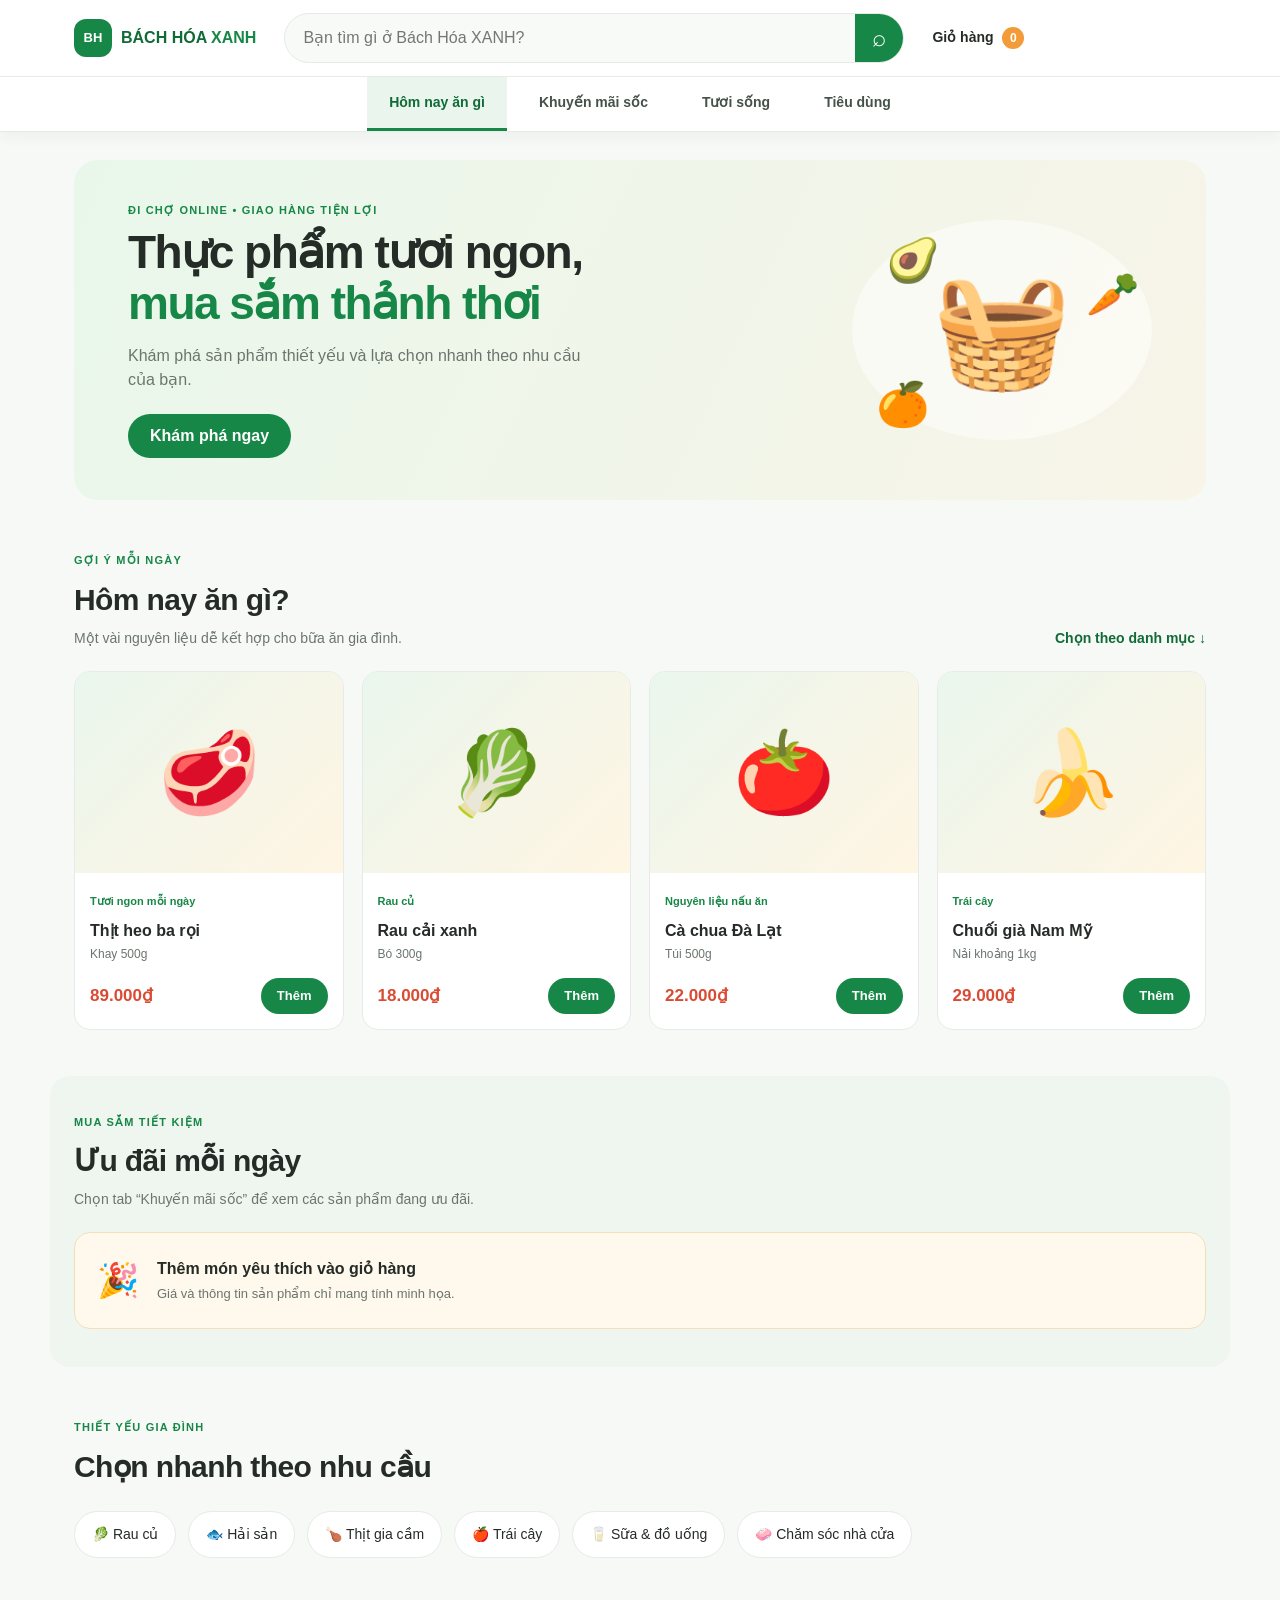
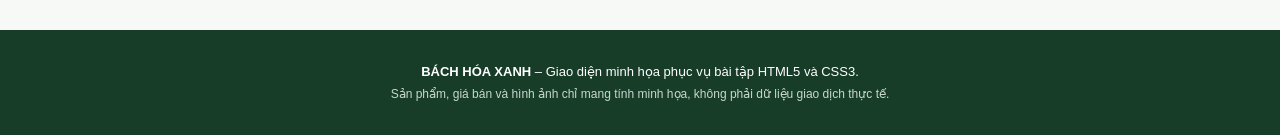
<file: index.html>
<!DOCTYPE html>
<html lang="vi">
<head>
  <meta charset="UTF-8">
  <meta name="viewport" content="width=device-width, initial-scale=1.0">
  <meta name="description" content="Mua sắm thực phẩm tươi ngon và hàng thiết yếu tại Bách Hóa XANH.">
  <meta name="theme-color" content="#168746">
  <title>Bách Hóa XANH - Mua sắm tiện lợi</title>
  <style>
    /* CSS gốc được gộp từ css/style.css và css/gio-hang.css. */
    /* CSS của css/style.css và css/gio-hang.css đã được gộp ở đây. */
    /* Begin style.css */
/* =========================
   1. Thiết lập chung
   ========================= */
:root {
  --green: #168746;
  --green-dark: #106b36;
  --green-soft: #eaf6ed;
  --orange: #f29b38;
  --text: #252b27;
  --muted: #6b756e;
  --border: #e6ebe7;
  --surface: #ffffff;
  --page: #f7f9f7;
  --radius: 16px;
  font-family: Arial, Helvetica, sans-serif;
}

* { box-sizing: border-box; }
html { scroll-behavior: smooth; }
body {
  margin: 0;
  color: var(--text);
  background: var(--page);
  line-height: 1.5;
}
a { color: inherit; text-decoration: none; }
button, input { font: inherit; }
.visually-hidden {
  position: absolute;
  width: 1px;
  height: 1px;
  padding: 0;
  margin: -1px;
  overflow: hidden;
  clip: rect(0, 0, 0, 0);
  white-space: nowrap;
  border: 0;
}

/* =========================
   2. Header và tìm kiếm
   ========================= */
.site-header {
  background: var(--surface);
  border-bottom: 1px solid var(--border);
}
.header-inner {
  max-width: 1180px;
  min-height: 76px;
  margin: auto;
  padding: 12px 24px;
  display: flex;
  align-items: center;
  gap: 28px;
}
.brand {
  display: inline-flex;
  align-items: center;
  gap: 9px;
  color: var(--green-dark);
  font-weight: 800;
  white-space: nowrap;
}
.brand strong { color: var(--green); }
.brand-mark {
  display: grid;
  place-items: center;
  width: 38px;
  height: 38px;
  border-radius: 12px;
  color: white;
  background: var(--green);
  font-size: 13px;
}
.search-form {
  flex: 1;
  display: flex;
  max-width: 620px;
  border: 1px solid var(--border);
  background: #f8faf8;
  border-radius: 999px;
  overflow: hidden;
}
.search-form input {
  flex: 1;
  min-width: 0;
  padding: 12px 18px;
  border: 0;
  outline: 0;
  background: transparent;
}
.search-form button {
  width: 48px;
  border: 0;
  color: white;
  background: var(--green);
  font-size: 25px;
  cursor: pointer;
}
.cart-link {
  font-size: 14px;
  font-weight: 700;
  white-space: nowrap;
}
.cart-link span {
  display: inline-grid;
  place-items: center;
  min-width: 22px;
  height: 22px;
  margin-left: 5px;
  border-radius: 50%;
  color: white;
  background: var(--orange);
}

/* =========================
   3. Sticky Anchor Tabs
   ========================= */
.sticky-tabs {
  position: sticky;
  top: 0;
  z-index: 20;
  background: rgba(255, 255, 255, 0.96);
  border-bottom: 1px solid var(--border);
  box-shadow: 0 4px 14px rgba(20, 50, 30, 0.05);
  backdrop-filter: blur(10px);
}
.tabs-inner {
  max-width: 1180px;
  margin: auto;
  padding: 0 24px;
  display: flex;
  justify-content: center;
  gap: 10px;
}
.tab {
  display: inline-flex;
  align-items: center;
  justify-content: center;
  min-height: 54px;
  padding: 0 22px;
  color: #465149;
  font-size: 14px;
  font-weight: 700;
  white-space: nowrap;
  border-bottom: 3px solid transparent;
  transition: color 0.2s ease, background 0.2s ease;
}
.tab:hover, .tab.active {
  color: var(--green-dark);
  background: var(--green-soft);
  border-bottom-color: var(--green);
}

/* =========================
   4. Nội dung và banner
   ========================= */
main {
  max-width: 1180px;
  margin: auto;
  padding: 28px 24px 60px;
}
.hero {
  min-height: 290px;
  padding: 42px 54px;
  display: flex;
  align-items: center;
  justify-content: space-between;
  overflow: hidden;
  position: relative;
  border-radius: 24px;
  background: linear-gradient(115deg, #e9f7eb, #f8f4e8);
}
.hero-copy { max-width: 590px; position: relative; z-index: 1; }
.eyebrow {
  margin: 0 0 8px;
  color: var(--green);
  font-size: 11px;
  font-weight: 800;
  letter-spacing: 1.2px;
}
.hero h1 {
  margin: 0;
  font-size: clamp(30px, 4vw, 46px);
  line-height: 1.13;
  letter-spacing: -1.5px;
}
.hero h1 span { color: var(--green); }
.hero-copy > p:not(.eyebrow) {
  max-width: 460px;
  margin: 14px 0 22px;
  color: var(--muted);
}
.primary-button, .add-button {
  display: inline-flex;
  align-items: center;
  justify-content: center;
  border: 0;
  border-radius: 999px;
  color: white;
  background: var(--green);
  font-weight: 700;
  cursor: pointer;
}
.primary-button { min-height: 44px; padding: 0 22px; }
.primary-button:hover, .add-button:hover { background: var(--green-dark); }
.hero-art {
  width: 300px;
  height: 220px;
  position: relative;
  display: grid;
  place-items: center;
  border-radius: 50%;
  background: rgba(255,255,255,0.48);
}
.hero-basket { font-size: 112px; }
.hero-fruit { position: absolute; font-size: 43px; }
.fruit-one { top: 8px; left: 34px; }
.fruit-two { right: 12px; top: 42px; }
.fruit-three { bottom: 4px; left: 24px; }

/* =========================
   5. Khu vực danh mục và sản phẩm
   ========================= */
.category-section {
  padding: 52px 0 12px;
  scroll-margin-top: 76px;
}
.category-section.tinted {
  margin: 34px -24px 0;
  padding: 38px 24px;
  border-radius: 20px;
  background: #eff6ef;
}
.section-heading {
  display: flex;
  align-items: end;
  justify-content: space-between;
  gap: 20px;
  margin-bottom: 22px;
}
.section-heading h2 {
  margin: 0;
  font-size: clamp(23px, 3vw, 30px);
  letter-spacing: -0.6px;
}
.section-description { margin: 6px 0 0; color: var(--muted); font-size: 14px; }
.view-all { color: var(--green-dark); font-size: 14px; font-weight: 700; }
.product-grid {
  display: grid;
  grid-template-columns: repeat(4, minmax(0, 1fr));
  gap: 18px;
}
.product-card {
  min-width: 0;
  overflow: hidden;
  border: 1px solid var(--border);
  border-radius: var(--radius);
  background: var(--surface);
  transition: transform 0.2s ease, box-shadow 0.2s ease;
}
.product-card:hover {
  transform: translateY(-3px);
  box-shadow: 0 10px 24px rgba(20, 50, 30, 0.08);
}
.product-image {
  aspect-ratio: 4 / 3;
  overflow: hidden;
  background: #eef2ee;
}
.product-image img {
  width: 100%;
  height: 100%;
  display: block;
  object-fit: cover;
}
.product-info { padding: 15px; }
.product-tag {
  color: var(--green);
  font-size: 11px;
  font-weight: 700;
}
.product-info h3 { margin: 7px 0 2px; font-size: 16px; }
.product-unit { margin: 0; color: var(--muted); font-size: 12px; }
.product-bottom {
  display: flex;
  align-items: center;
  justify-content: space-between;
  gap: 8px;
  margin-top: 15px;
}
.price { color: #d94b32; font-size: 17px; }
.add-button { min-height: 34px; padding: 0 16px; font-size: 13px; }
.promo-strip {
  display: flex;
  align-items: center;
  gap: 18px;
  padding: 22px;
  border: 1px solid #f3dfb9;
  border-radius: var(--radius);
  background: #fff9ed;
}
.promo-strip > span { font-size: 34px; }
.promo-strip p { margin: 3px 0 0; color: var(--muted); font-size: 13px; }
.category-pills { display: flex; flex-wrap: wrap; gap: 12px; }
.category-pills span {
  padding: 12px 17px;
  border: 1px solid var(--border);
  border-radius: 999px;
  background: white;
  font-size: 14px;
}

/* =========================
   6. Footer
   ========================= */
.site-footer {
  padding: 28px 24px;
  text-align: center;
  background: #173c28;
  color: white;
  font-size: 13px;
}
.site-footer p { margin: 4px 0; }
.footer-note { color: #c8d8ce; font-size: 12px; }

/* =========================
   7. Responsive
   ========================= */
@media (max-width: 900px) {
  .product-grid { grid-template-columns: repeat(2, minmax(0, 1fr)); }
  .hero { padding: 34px; }
  .hero-art { width: 220px; height: 190px; }
  .hero-basket { font-size: 90px; }
}
@media (max-width: 600px) {
  .header-inner {
    min-height: auto;
    padding: 12px 16px;
    flex-wrap: wrap;
    gap: 10px;
  }
  .brand { font-size: 14px; }
  .brand-mark { width: 32px; height: 32px; }
  .cart-link { margin-left: auto; font-size: 12px; }
  .search-form { order: 3; flex-basis: 100%; max-width: none; }
  .tabs-inner {
    justify-content: flex-start;
    gap: 4px;
    overflow-x: auto;
    padding: 0 12px;
    scrollbar-width: none;
  }
  .tabs-inner::-webkit-scrollbar { display: none; }
  .tab { min-height: 48px; padding: 0 14px; font-size: 12px; }
  main { padding: 18px 16px 42px; }
  .hero {
    min-height: 250px;
    padding: 28px 22px;
  }
  .hero h1 { font-size: 30px; }
  .hero-art { display: none; }
  .section-heading { align-items: flex-start; }
  .view-all { display: none; }
  .category-section { padding-top: 38px; scroll-margin-top: 58px; }
  .category-section.tinted { margin-left: -16px; margin-right: -16px; padding: 30px 16px; }
  .product-grid { gap: 12px; }
  .product-info { padding: 11px; }
  .product-info h3 { font-size: 14px; }
  .price { font-size: 14px; }
  .add-button { min-height: 32px; padding: 0 12px; }
  .category-pills { gap: 8px; }
  .category-pills span { padding: 9px 12px; font-size: 12px; }
}
@media (prefers-reduced-motion: reduce) {
  html { scroll-behavior: auto; }
  *, *::before, *::after { transition-duration: 0.01ms !important; }
}
    /* End ' + style.css + ' */

    /* Begin gio-hang.css */
/* ==========================================================================
   1. BIẾN THIẾT KẾ (CSS CUSTOM PROPERTIES)
   ========================================================================== */
:root {
  --color-primary: #008848;
  --color-primary-dark: #006b38;
  --color-primary-soft: #e8f5ee;
  
  --color-warning-bg: #fffbeb;
  --color-warning-border: #f59e0b;
  --color-warning-text: #92400e;
  
  --color-danger: #dc2626;
  --color-danger-soft: #fef2f2;
  --color-danger-border: #fecaca;
  
  --color-bg-page: #f3f4f6;
  --color-bg-card: #ffffff;
  --color-text-main: #1f2937;
  --color-text-muted: #6b7280;
  --color-border: #e5e7eb;

  --space-xs: 0.375rem;
  --space-sm: 0.75rem;
  --space-md: 1rem;
  --space-lg: 1.5rem;

  --radius-sm: 6px;
  --radius-md: 12px;
  --shadow-card: 0 1px 3px rgba(0, 0, 0, 0.08);
  --shadow-sticky: 0 -4px 12px rgba(0, 0, 0, 0.08);
}

/* ==========================================================================
   2. RESET & TIỆN ÍCH CHUNG
   ========================================================================== */
*,
*::before,
*::after {
  box-sizing: border-box;
  margin: 0;
  padding: 0;
}

body {
  font-family: -apple-system, BlinkMacSystemFont, "Segoe UI", Roboto, Helvetica, Arial, sans-serif;
  background-color: var(--color-bg-page);
  color: var(--color-text-main);
  line-height: 1.5;
  padding-bottom: 130px; /* Chừa khoảng trống cho thanh đặt hàng ghim đáy trên mobile */
}

.sr-only {
  position: absolute;
  width: 1px;
  height: 1px;
  overflow: hidden;
  clip: rect(0, 0, 0, 0);
}

/* Hệ thống nút bấm chuẩn vùng chạm tối thiểu 44px */
.btn {
  display: inline-flex;
  align-items: center;
  justify-content: center;
  min-height: 44px;
  padding: 0 var(--space-md);
  font-size: 0.9rem;
  font-weight: 600;
  border-radius: var(--radius-sm);
  border: 1px solid transparent;
  cursor: pointer;
  transition: background-color 0.2s ease, border-color 0.2s ease;
}

.btn--outline-primary {
  background-color: var(--color-bg-card);
  border-color: var(--color-primary);
  color: var(--color-primary);
}

.btn--outline-primary:hover {
  background-color: var(--color-primary-soft);
}

.btn--quick-add {
  min-height: 36px;
  padding: 0 var(--space-sm);
  font-size: 0.8125rem;
  background-color: var(--color-primary-soft);
  color: var(--color-primary);
  white-space: nowrap;
}

.btn--quick-add:hover {
  background-color: var(--color-primary);
  color: #ffffff;
}

.btn--danger-soft {
  background-color: var(--color-danger);
  color: #ffffff;
  width: 100%;
}

.btn--danger-inline {
  min-height: 36px;
  padding: 0 var(--space-sm);
  font-size: 0.8125rem;
  background-color: var(--color-danger-soft);
  border-color: var(--color-danger-border);
  color: var(--color-danger);
}

/* ==========================================================================
   3. BỐ CỤC TỔNG THỂ (MOBILE-FIRST 1 CỘT)
   ========================================================================== */
.cart-page {
  max-width: 1200px;
  margin: 0 auto;
  padding: var(--space-sm);
}

.cart-layout {
  display: grid;
  grid-template-columns: 1fr;
  gap: var(--space-md);
}

.cart-main {
  display: flex;
  flex-direction: column;
  gap: var(--space-md);
}

/* ==========================================================================
   4. VÙNG 1: THANH ĐỊNH VỊ KHO & TIẾN TRÌNH FREESHIP
   ========================================================================== */
.context-card {
  background-color: var(--color-bg-card);
  border-radius: var(--radius-md);
  padding: var(--space-md);
  box-shadow: var(--shadow-card);
  display: flex;
  flex-direction: column;
  gap: var(--space-md);
}

.location-bar {
  display: flex;
  justify-content: space-between;
  align-items: flex-start;
  gap: var(--space-sm);
  padding-bottom: var(--space-sm);
  border-bottom: 1px dashed var(--color-border);
}

.location-bar__badge {
  display: inline-block;
  font-size: 0.75rem;
  font-weight: 700;
  color: var(--color-primary);
  background-color: var(--color-primary-soft);
  padding: 2px 8px;
  border-radius: 99px;
  margin-bottom: 4px;
}

.location-bar__address {
  font-style: normal;
  display: flex;
  flex-direction: column;
  font-size: 0.9rem;
}

.location-bar__address span {
  color: var(--color-text-muted);
  font-size: 0.825rem;
}

/* Thanh tiến trình Freeship */
.freeship-bar {
  background-color: #f8fafc;
  border: 1px solid var(--color-border);
  border-radius: var(--radius-sm);
  padding: var(--space-sm);
}

.freeship-bar__header {
  display: flex;
  justify-content: space-between;
  align-items: baseline;
  gap: var(--space-sm);
  margin-bottom: var(--space-xs);
  font-size: 0.875rem;
}

.freeship-bar__header strong {
  color: var(--color-primary);
}

.freeship-bar__percent {
  font-weight: 700;
  color: var(--color-primary);
  font-size: 0.8125rem;
}

.freeship-bar__progress {
  width: 100%;
  height: 10px;
  border-radius: 99px;
  overflow: hidden;
  appearance: none;
  border: none;
  background-color: #e2e8f0;
}

.freeship-bar__progress::-webkit-progress-bar {
  background-color: #e2e8f0;
  border-radius: 99px;
}

.freeship-bar__progress::-webkit-progress-value {
  background-color: var(--color-primary);
  border-radius: 99px;
}

.freeship-bar__progress::-moz-progress-bar {
  background-color: var(--color-primary);
  border-radius: 99px;
}

/* Dải gợi ý bù đơn cuộn ngang trên mobile */
.quick-add {
  margin-top: var(--space-sm);
}

.quick-add__title {
  font-size: 0.8rem;
  color: var(--color-text-muted);
  margin-bottom: var(--space-xs);
}

.quick-add__list {
  display: flex;
  gap: var(--space-sm);
  overflow-x: auto;
  scroll-snap-type: x mandatory;
  padding-bottom: 4px;
}

.quick-add__item {
  flex: 0 0 240px;
  scroll-snap-align: start;
  display: flex;
  align-items: center;
  gap: var(--space-xs);
  background-color: var(--color-bg-card);
  border: 1px solid var(--color-border);
  border-radius: var(--radius-sm);
  padding: var(--space-xs);
}

.quick-add__thumb {
  font-size: 1.5rem;
  width: 36px;
  height: 36px;
  display: grid;
  place-items: center;
  background-color: var(--color-bg-page);
  border-radius: var(--radius-sm);
}

.quick-add__meta {
  flex: 1;
  min-width: 0;
}

.quick-add__name {
  font-size: 0.8rem;
  font-weight: 500;
  white-space: nowrap;
  overflow: hidden;
  text-overflow: ellipsis;
}

.quick-add__price {
  font-size: 0.8125rem;
  font-weight: 700;
  color: var(--color-primary);
}

/* ==========================================================================
   5. VÙNG 2: CẢNH BÁO ĐỒNG BỘ KHO / GIÁ
   ========================================================================== */
.sync-alert {
  background-color: var(--color-danger-soft);
  border: 1px solid var(--color-danger-border);
  border-left: 4px solid var(--color-danger);
  border-radius: var(--radius-md);
  padding: var(--space-md);
  display: flex;
  flex-direction: column;
  gap: var(--space-sm);
}

.sync-alert__content {
  display: flex;
  gap: var(--space-sm);
  align-items: flex-start;
}

.sync-alert__text {
  font-size: 0.875rem;
  color: #7f1d1d;
}

/* ==========================================================================
   6. VÙNG 3: NHÓM GIAO HÀNG & THẺ SẢN PHẨM (DATA ATTRIBUTES)
   ========================================================================== */
.shipment-group {
  background-color: var(--color-bg-card);
  border-radius: var(--radius-md);
  box-shadow: var(--shadow-card);
  overflow: hidden;
}

.shipment-group__header {
  padding: var(--space-md);
  background-color: #f9fafb;
  border-bottom: 1px solid var(--color-border);
  display: flex;
  flex-direction: column;
  gap: var(--space-sm);
}

.shipment-group--fresh .shipment-group__header {
  background-color: #f0fdf4;
  border-bottom-color: #bbf7d0;
}

.shipment-group__heading {
  display: flex;
  align-items: center;
  flex-wrap: wrap;
  gap: var(--space-xs);
}

.shipment-tag {
  font-size: 0.75rem;
  font-weight: 700;
  padding: 2px 8px;
  border-radius: 4px;
  text-transform: uppercase;
}

.shipment-tag--fresh {
  background-color: var(--color-primary);
  color: #ffffff;
}

.shipment-tag--dry {
  background-color: #4b5563;
  color: #ffffff;
}

.shipment-group__title {
  font-size: 0.95rem;
  font-weight: 700;
}

.slot-picker {
  border: none;
  display: flex;
  align-items: center;
  gap: var(--space-xs);
  font-size: 0.85rem;
}

.slot-picker__select {
  flex: 1;
  min-height: 40px;
  padding: 0 var(--space-sm);
  border: 1px solid var(--color-border);
  border-radius: var(--radius-sm);
  background-color: var(--color-bg-card);
  font-size: 0.85rem;
  color: var(--color-text-main);
}

/* Thẻ sản phẩm */
.shipment-group__body {
  display: flex;
  flex-direction: column;
}

.cart-item {
  padding: var(--space-md);
  border-bottom: 1px solid var(--color-border);
  display: grid;
  grid-template-columns: 1fr auto;
  grid-template-areas:
    "product product"
    "price qty"
    "actions actions";
  gap: var(--space-sm);
  align-items: center;
}

.cart-item:last-child {
  border-bottom: none;
}

/* Trạng thái đổi giá qua Data Attribute */
.cart-item[data-price-changed="true"] {
  background-color: var(--color-warning-bg);
  border-left: 4px solid var(--color-warning-border);
}

/* Trạng thái hết hàng qua Data Attribute */
.cart-item[data-stock="out"] {
  background-color: #fafafa;
}

.cart-item[data-stock="out"] .cart-item__product,
.cart-item[data-stock="out"] .cart-item__price,
.cart-item[data-stock="out"] .cart-item__qty {
  opacity: 0.6;
}

.cart-item__product {
  grid-area: product;
  display: flex;
  gap: var(--space-sm);
  align-items: flex-start;
}

.cart-item__img {
  width: 56px;
  height: 56px;
  flex-shrink: 0;
  display: grid;
  place-items: center;
  font-size: 1.75rem;
  background-color: var(--color-bg-page);
  border-radius: var(--radius-sm);
  border: 1px solid var(--color-border);
}

.cart-item__name {
  font-size: 0.95rem;
  font-weight: 600;
  margin-bottom: 2px;
}

.cart-item__spec {
  font-size: 0.8rem;
  color: var(--color-text-muted);
  margin-bottom: 6px;
}

.status-pill {
  display: inline-block;
  font-size: 0.75rem;
  font-weight: 600;
  padding: 2px 8px;
  border-radius: 4px;
}

.status-pill--in {
  background-color: var(--color-primary-soft);
  color: var(--color-primary);
}

.status-pill--warning {
  background-color: #fef3c7;
  color: var(--color-warning-text);
}

.status-pill--danger {
  background-color: var(--color-danger-soft);
  color: var(--color-danger);
}

.cart-item__price {
  grid-area: price;
  display: flex;
  flex-direction: column;
}

.price-old {
  font-size: 0.8rem;
  color: var(--color-text-muted);
}

.price-current {
  text-decoration: none;
  font-weight: 700;
  font-size: 0.95rem;
  color: var(--color-text-main);
}

.cart-item[data-price-changed="true"] .price-current {
  color: var(--color-warning-text);
}

/* Cụm tăng giảm số lượng */
.cart-item__qty {
  grid-area: qty;
  display: inline-flex;
  align-items: center;
  border: 1px solid var(--color-border);
  border-radius: var(--radius-sm);
  background-color: var(--color-bg-card);
}

.qty-btn {
  width: 44px;
  height: 44px;
  border: none;
  background: transparent;
  font-size: 1.15rem;
  font-weight: 700;
  cursor: pointer;
  color: var(--color-text-main);
}

.qty-btn:disabled {
  cursor: not-allowed;
  color: var(--color-text-muted);
}

.qty-input {
  width: 40px;
  height: 44px;
  border: none;
  border-left: 1px solid var(--color-border);
  border-right: 1px solid var(--color-border);
  text-align: center;
  font-weight: 600;
  font-size: 0.9rem;
  -moz-appearance: textfield;
}

.qty-input::-webkit-inner-spin-button,
.qty-input::-webkit-outer-spin-button {
  -webkit-appearance: none;
}

.cart-item__actions {
  grid-area: actions;
  display: flex;
  justify-content: space-between;
  align-items: center;
  padding-top: var(--space-xs);
  border-top: 1px dashed var(--color-border);
}

.cart-item__subtotal {
  font-size: 1rem;
  color: var(--color-primary);
}

.cart-item__subtotal--muted {
  color: var(--color-text-muted);
}

.btn-remove {
  min-height: 44px;
  padding: 0 var(--space-sm);
  background: transparent;
  border: none;
  color: var(--color-text-muted);
  font-size: 0.85rem;
  text-decoration: underline;
  cursor: pointer;
}

.btn-remove:hover {
  color: var(--color-danger);
}

/* ==========================================================================
   7. VÙNG 4: TÓM TẮT ĐƠN HÀNG & NÚT ĐẶT HÀNG (GHIM ĐÁY TRÊN MOBILE)
   ========================================================================== */
.order-summary {
  background-color: var(--color-bg-card);
  border-radius: var(--radius-md);
  padding: var(--space-md);
  box-shadow: var(--shadow-card);
  display: flex;
  flex-direction: column;
  gap: var(--space-md);
}

.order-summary__title {
  font-size: 1.05rem;
  font-weight: 700;
}

.promo-box {
  display: flex;
  gap: var(--space-xs);
}

.promo-box__input {
  flex: 1;
  min-height: 44px;
  padding: 0 var(--space-sm);
  border: 1px solid var(--color-border);
  border-radius: var(--radius-sm);
  font-size: 0.9rem;
}

.summary-list {
  display: flex;
  flex-direction: column;
  gap: var(--space-xs);
  font-size: 0.9rem;
}

.summary-list__row {
  display: flex;
  justify-content: space-between;
  align-items: baseline;
}

.summary-list__row dt {
  color: var(--color-text-muted);
}

.summary-list__row--discount dd {
  color: var(--color-primary);
  font-weight: 600;
}

.summary-list__row--total {
  margin-top: var(--space-xs);
  padding-top: var(--space-sm);
  border-top: 1px solid var(--color-border);
}

.summary-list__row--total dt {
  color: var(--color-text-main);
  font-weight: 700;
  font-size: 1rem;
}

.summary-list__row--total dd {
  text-align: right;
  display: flex;
  flex-direction: column;
}

.summary-list__row--total strong {
  font-size: 1.25rem;
  color: var(--color-danger);
}

.summary-list__row--total small {
  font-size: 0.75rem;
  color: var(--color-text-muted);
}

/* Thanh chốt đơn ghim cố định ở đáy màn hình điện thoại */
.checkout-action {
  position: fixed;
  bottom: 0;
  left: 0;
  right: 0;
  z-index: 50;
  background-color: var(--color-bg-card);
  padding: var(--space-sm) var(--space-md);
  box-shadow: var(--shadow-sticky);
  border-top: 1px solid var(--color-border);
  display: flex;
  flex-direction: column;
  gap: 6px;
}

.checkout-action__blocker {
  font-size: 0.8rem;
  color: var(--color-danger);
  text-align: center;
}

.btn--checkout {
  width: 100%;
  min-height: 48px;
  font-size: 1rem;
  background-color: var(--color-primary);
  color: #ffffff;
}

.btn--checkout:hover:not(:disabled) {
  background-color: var(--color-primary-dark);
}

.btn--checkout:disabled {
  background-color: #9ca3af;
  cursor: not-allowed;
}

/* ==========================================================================
   8. GIAO DIỆN MÁY TÍNH (DESKTOP >= 1024px)
   ========================================================================== */
@media (min-width: 1024px) {
  body {
    padding-bottom: var(--space-lg);
  }

  .cart-page {
    padding: var(--space-lg);
  }

  /* Chia 2 cột bất đối xứng: 68% danh sách hàng - 32% tóm tắt đơn */
  .cart-layout {
    grid-template-columns: minmax(0, 1fr) 360px;
    align-items: start;
    gap: var(--space-lg);
  }

  .btn--danger-soft {
    width: auto;
    white-space: nowrap;
  }

  .sync-alert {
    flex-direction: row;
    justify-content: space-between;
    align-items: center;
  }

  .shipment-group__header {
    flex-direction: row;
    justify-content: space-between;
    align-items: center;
  }

  /* Trải ngang thẻ sản phẩm thành 1 hàng 4 cột thẳng hàng */
  .cart-item {
    grid-template-columns: minmax(0, 2.2fr) 1fr auto 1.1fr;
    grid-template-areas: "product price qty actions";
    gap: var(--space-md);
  }

  .cart-item__actions {
    flex-direction: column;
    align-items: flex-end;
    border-top: none;
    padding-top: 0;
    gap: 2px;
  }

  /* Khung tóm tắt trượt cố định bên phải */
  .order-summary {
    position: sticky;
    top: 20px;
  }

  .checkout-action {
    position: static;
    box-shadow: none;
    border-top: none;
    padding: 0;
  }
}
/* ==========================================================================
   1. BIẾN THIẾT KẾ ĐỒNG BỘ GIAO DIỆN MẪU
   ========================================================================== */
:root {
  --green-primary: #138045;
  --green-hover: #0e6636;
  --green-soft: #eaf6ee;
  --green-border: #cde8d6;

  --red-price: #dc3522;
  --red-danger: #c92a2a;
  --red-soft: #fff5f5;
  --red-border: #ffc9c9;

  --amber-warn: #b45309;
  --amber-soft: #fffbeb;
  --amber-border: #fde68a;

  --bg-page: #f8faf9;
  --bg-card: #ffffff;
  --text-dark: #1c1e21;
  --text-muted: #65676b;
  --border-light: #e8ecea;

  --radius-card: 16px;
  --radius-inner: 12px;
  --radius-pill: 999px;
  --shadow-card: 0 2px 10px rgba(0, 0, 0, 0.04);
  --shadow-bottom: 0 -4px 16px rgba(0, 0, 0, 0.08);
}

/* ==========================================================================
   2. RESET & THÀNH PHẦN DÙNG CHUNG
   ========================================================================== */
*,
*::before,
*::after {
  box-sizing: border-box;
  margin: 0;
  padding: 0;
}

body {
  font-family: -apple-system, BlinkMacSystemFont, "Segoe UI", Roboto, Helvetica, Arial, sans-serif;
  background-color: var(--bg-page);
  color: var(--text-dark);
  line-height: 1.5;
  padding-bottom: 135px;
}

.sr-only {
  position: absolute;
  width: 1px;
  height: 1px;
  overflow: hidden;
  clip: rect(0, 0, 0, 0);
}

/* Nhãn chữ in hoa xanh lá đặc trưng trên đầu mỗi khối */
.eyebrow-label {
  display: inline-block;
  font-size: 0.75rem;
  font-weight: 700;
  letter-spacing: 0.05em;
  text-transform: uppercase;
  color: var(--green-primary);
  margin-bottom: 4px;
}

.eyebrow-label--neutral {
  color: var(--text-muted);
}

/* Định dạng giá đỏ cam đồng bộ với thẻ sản phẩm mẫu */
.price-tag {
  text-decoration: none;
  font-weight: 700;
  font-size: 1.05rem;
  color: var(--red-price);
}

.price-tag--lg {
  font-size: 1.35rem;
}

.price-old {
  font-size: 0.8125rem;
  color: var(--text-muted);
}

.price-muted {
  font-weight: 600;
  color: var(--text-muted);
}

/* Hệ thống nút viên thuốc (Pill Buttons) */
.btn {
  display: inline-flex;
  align-items: center;
  justify-content: center;
  min-height: 44px;
  padding: 0 20px;
  font-size: 0.9rem;
  font-weight: 600;
  border-radius: var(--radius-pill);
  border: 1.5px solid transparent;
  cursor: pointer;
  transition: background-color 0.2s ease, transform 0.1s ease;
  white-space: nowrap;
}

.btn--sm {
  min-height: 36px;
  padding: 0 16px;
  font-size: 0.85rem;
}

.btn--pill-primary {
  background-color: var(--green-primary);
  color: #ffffff;
}

.btn--pill-primary:hover:not(:disabled) {
  background-color: var(--green-hover);
}

.btn--pill-outline {
  background-color: #ffffff;
  border-color: var(--green-primary);
  color: var(--green-primary);
}

.btn--pill-outline:hover {
  background-color: var(--green-soft);
}

.btn--pill-danger {
  background-color: var(--red-danger);
  color: #ffffff;
}

/* ==========================================================================
   3. KHUNG BỐ CỤC TỔNG THỂ (MOBILE-FIRST)
   ========================================================================== */
.cart-page {
  max-width: 1180px;
  margin: 0 auto;
  padding: 16px;
}

.page-heading {
  display: flex;
  flex-direction: column;
  gap: 8px;
  margin-bottom: 20px;
}

.page-heading__title {
  font-size: 1.75rem;
  font-weight: 700;
  line-height: 1.25;
}

.page-heading__sub {
  font-size: 0.925rem;
  color: var(--text-muted);
}

.link-arrow {
  align-self: flex-start;
  text-decoration: none;
  font-weight: 600;
  font-size: 0.925rem;
  color: var(--green-primary);
}

.link-arrow:hover {
  text-decoration: underline;
}

.cart-layout {
  display: grid;
  grid-template-columns: 1fr;
  gap: 20px;
}

.cart-main {
  display: flex;
  flex-direction: column;
  gap: 20px;
}

/* ==========================================================================
   4. CẢI TIẾN 1: KHO PHỤC VỤ & TIẾN TRÌNH FREESHIP + GỢI Ý BÙ ĐƠN
   ========================================================================== */
.card-box {
  background-color: var(--bg-card);
  border: 1px solid var(--border-light);
  border-radius: var(--radius-card);
  padding: 20px;
  box-shadow: var(--shadow-card);
  display: flex;
  flex-direction: column;
  gap: 18px;
}

.location-bar {
  display: flex;
  justify-content: space-between;
  align-items: flex-start;
  gap: 12px;
  padding-bottom: 16px;
  border-bottom: 1px solid var(--border-light);
}

.location-bar__address {
  font-style: normal;
  display: flex;
  flex-direction: column;
  font-size: 0.95rem;
}

.location-bar__address span {
  font-size: 0.85rem;
  color: var(--text-muted);
  margin-top: 2px;
}

.freeship-panel {
  background-color: var(--green-soft);
  border: 1px solid var(--green-border);
  border-radius: var(--radius-inner);
  padding: 16px;
}

.freeship-panel__top {
  display: flex;
  justify-content: space-between;
  align-items: baseline;
  flex-wrap: wrap;
  gap: 8px;
  font-size: 0.9rem;
  margin-bottom: 8px;
}

.freeship-panel__top strong {
  color: var(--green-primary);
}

.freeship-panel__ratio {
  font-size: 0.8125rem;
  font-weight: 700;
  color: var(--green-primary);
}

.freeship-panel__progress {
  width: 100%;
  height: 10px;
  border-radius: var(--radius-pill);
  appearance: none;
  border: none;
  overflow: hidden;
  background-color: #d3eadd;
}

.freeship-panel__progress::-webkit-progress-bar {
  background-color: #d3eadd;
}

.freeship-panel__progress::-webkit-progress-value {
  background-color: var(--green-primary);
  border-radius: var(--radius-pill);
}

.freeship-panel__progress::-moz-progress-bar {
  background-color: var(--green-primary);
}

/* Dải thẻ sản phẩm gợi ý bù đơn đồng bộ giao diện mẫu */
.upsell-strip {
  margin-top: 16px;
}

.upsell-strip__header {
  display: flex;
  justify-content: space-between;
  align-items: center;
  margin-bottom: 10px;
}

.upsell-strip__hint {
  font-size: 0.8rem;
  color: var(--text-muted);
}

.upsell-strip__grid {
  display: grid;
  grid-auto-flow: column;
  grid-auto-columns: 210px;
  gap: 12px;
  overflow-x: auto;
  scroll-snap-type: x mandatory;
  padding-bottom: 4px;
}

.mini-card {
  scroll-snap-align: start;
  background-color: #ffffff;
  border: 1px solid var(--border-light);
  border-radius: var(--radius-inner);
  overflow: hidden;
  display: flex;
  flex-direction: column;
}

.mini-card__img {
  width: 100%;
  height: 92px;
  object-fit: cover;
  display: block;
}

.mini-card__body {
  padding: 12px;
  display: flex;
  flex-direction: column;
  flex: 1;
}

.mini-card__cat {
  font-size: 0.72rem;
  font-weight: 700;
  color: var(--green-primary);
}

.mini-card__title {
  font-size: 0.95rem;
  font-weight: 700;
  margin: 2px 0;
}

.mini-card__spec {
  font-size: 0.8rem;
  color: var(--text-muted);
  margin-bottom: 10px;
}

.mini-card__footer {
  margin-top: auto;
  display: flex;
  justify-content: space-between;
  align-items: center;
}

/* ==========================================================================
   5. CẢI TIẾN 2: CẢNH BÁO ĐỒNG BỘ TỒN KHO / GIÁ
   ========================================================================== */
.sync-banner {
  background-color: var(--red-soft);
  border: 1px solid var(--red-border);
  border-radius: var(--radius-card);
  padding: 16px 20px;
  display: flex;
  flex-direction: column;
  gap: 12px;
}

.sync-banner__badge {
  display: inline-block;
  font-size: 0.72rem;
  font-weight: 700;
  color: var(--red-danger);
  letter-spacing: 0.04em;
  margin-bottom: 2px;
}

.sync-banner__desc {
  font-size: 0.9rem;
  color: #7f1d1d;
}

/* ==========================================================================
   6. CẢI TIẾN 3: TÁCH NHÓM GIAO HÀNG & THẺ SẢN PHẨM
   ========================================================================== */
.shipment-card {
  background-color: var(--bg-card);
  border: 1px solid var(--border-light);
  border-radius: var(--radius-card);
  box-shadow: var(--shadow-card);
  overflow: hidden;
}

.shipment-card__header {
  padding: 18px 20px;
  border-bottom: 1px solid var(--border-light);
  background-color: #fbfdfc;
  display: flex;
  flex-direction: column;
  gap: 12px;
}

.shipment-card--fresh .shipment-card__header {
  background-color: #f4fbf6;
}

.shipment-card__title {
  font-size: 1.125rem;
  font-weight: 700;
}

.slot-selector {
  border: none;
  display: flex;
  align-items: center;
  gap: 8px;
  font-size: 0.875rem;
}

.slot-selector__label {
  color: var(--text-muted);
  white-space: nowrap;
}

.slot-selector__control {
  flex: 1;
  min-height: 40px;
  padding: 0 12px;
  border: 1px solid var(--border-light);
  border-radius: var(--radius-pill);
  background-color: #ffffff;
  font-size: 0.875rem;
  font-weight: 500;
  color: var(--text-dark);
}

.item-row {
  padding: 18px 20px;
  border-bottom: 1px solid var(--border-light);
  display: grid;
  grid-template-columns: 76px 1fr;
  grid-template-areas:
    "img info"
    "img pricing"
    "controls controls";
  gap: 10px 14px;
  align-items: center;
}

.item-row:last-child {
  border-bottom: none;
}

/* Đánh dấu sản phẩm thay đổi giá */
.item-row[data-price-changed="true"] {
  background-color: var(--amber-soft);
}

/* Làm mờ sản phẩm hết hàng */
.item-row[data-stock="out"] {
  background-color: #fafafa;
}

.item-row[data-stock="out"] .item-row__img,
.item-row[data-stock="out"] .item-row__info,
.item-row[data-stock="out"] .item-row__pricing,
.item-row[data-stock="out"] .qty-stepper {
  opacity: 0.55;
}

.item-row__img {
  grid-area: img;
  width: 76px;
  height: 76px;
  border-radius: var(--radius-inner);
  object-fit: cover;
  border: 1px solid var(--border-light);
}

.item-row__info {
  grid-area: info;
}

.item-row__cat {
  display: block;
  font-size: 0.75rem;
  font-weight: 700;
  color: var(--green-primary);
}

.item-row__title {
  font-size: 1rem;
  font-weight: 700;
  margin: 2px 0;
}

.item-row__spec {
  font-size: 0.825rem;
  color: var(--text-muted);
  margin-bottom: 6px;
}

.stock-badge {
  display: inline-block;
  font-size: 0.75rem;
  font-weight: 600;
  padding: 2px 10px;
  border-radius: var(--radius-pill);
}

.stock-badge--ok {
  background-color: var(--green-soft);
  color: var(--green-primary);
}

.stock-badge--warn {
  background-color: #fef3c7;
  color: var(--amber-warn);
}

.stock-badge--out {
  background-color: var(--red-soft);
  color: var(--red-danger);
}

.item-row__pricing {
  grid-area: pricing;
  display: flex;
  align-items: baseline;
  gap: 8px;
}

.item-row__controls {
  grid-area: controls;
  display: flex;
  justify-content: space-between;
  align-items: center;
  padding-top: 10px;
  border-top: 1px dashed var(--border-light);
}

.qty-stepper {
  display: inline-flex;
  align-items: center;
  border: 1px solid var(--border-light);
  border-radius: var(--radius-pill);
  background-color: #ffffff;
  overflow: hidden;
}

.qty-stepper__btn {
  width: 40px;
  height: 40px;
  border: none;
  background: transparent;
  font-size: 1.15rem;
  font-weight: 700;
  cursor: pointer;
  color: var(--text-dark);
}

.qty-stepper__btn:disabled {
  cursor: not-allowed;
  color: var(--text-muted);
}

.qty-stepper__val {
  width: 36px;
  height: 40px;
  border: none;
  text-align: center;
  font-weight: 700;
  font-size: 0.9rem;
  -moz-appearance: textfield;
}

.qty-stepper__val::-webkit-inner-spin-button,
.qty-stepper__val::-webkit-outer-spin-button {
  -webkit-appearance: none;
}

.item-row__total {
  display: flex;
  align-items: center;
  gap: 12px;
}

.btn-text-remove {
  min-height: 40px;
  padding: 0 8px;
  border: none;
  background: transparent;
  font-size: 0.85rem;
  color: var(--text-muted);
  text-decoration: underline;
  cursor: pointer;
}

.btn-text-remove:hover {
  color: var(--red-danger);
}

/* ==========================================================================
   7. CẢI TIẾN 4: TÓM TẮT ĐƠN HÀNG & CHỐT ĐƠN AN TOÀN
   ========================================================================== */
.summary-card {
  background-color: var(--bg-card);
  border: 1px solid var(--border-light);
  border-radius: var(--radius-card);
  padding: 20px;
  box-shadow: var(--shadow-card);
  display: flex;
  flex-direction: column;
  gap: 14px;
}

.summary-card__title {
  font-size: 1.2rem;
  font-weight: 700;
}

.voucher-form {
  display: flex;
  gap: 8px;
}

.voucher-form__input {
  flex: 1;
  min-height: 44px;
  padding: 0 16px;
  border: 1px solid var(--border-light);
  border-radius: var(--radius-pill);
  font-size: 0.9rem;
}

.bill-breakdown {
  display: flex;
  flex-direction: column;
  gap: 10px;
  font-size: 0.925rem;
}

.bill-breakdown__row {
  display: flex;
  justify-content: space-between;
  align-items: baseline;
}

.bill-breakdown__row dt {
  color: var(--text-muted);
}

.bill-breakdown__row--save dd {
  color: var(--green-primary);
  font-weight: 600;
}

.bill-breakdown__row--grand {
  margin-top: 6px;
  padding-top: 12px;
  border-top: 1px solid var(--border-light);
}

.bill-breakdown__row--grand dt {
  color: var(--text-dark);
  font-weight: 700;
  font-size: 1rem;
}

.bill-breakdown__row--grand dd {
  text-align: right;
  display: flex;
  flex-direction: column;
}

.bill-breakdown__row--grand small {
  font-size: 0.75rem;
  color: var(--text-muted);
}

/* Ghim cố định thanh đặt hàng ở cạnh dưới trên điện thoại */
.checkout-bar {
  position: fixed;
  bottom: 0;
  left: 0;
  right: 0;
  z-index: 40;
  background-color: #ffffff;
  border-top: 1px solid var(--border-light);
  box-shadow: var(--shadow-bottom);
  padding: 12px 16px;
  display: flex;
  flex-direction: column;
  gap: 6px;
}

.checkout-bar__note {
  font-size: 0.8rem;
  color: var(--red-danger);
  text-align: center;
}

.btn--checkout {
  width: 100%;
  min-height: 48px;
  font-size: 1rem;
}

.btn--checkout:disabled {
  background-color: #a3b1a9;
  cursor: not-allowed;
}

/* ==========================================================================
   8. GIAO DIỆN MÁY TÍNH (DESKTOP >= 1024px)
   ========================================================================== */
@media (min-width: 1024px) {
  body {
    padding-bottom: 32px;
  }

  .cart-page {
    padding: 28px 24px;
  }

  .page-heading {
    flex-direction: row;
    justify-content: space-between;
    align-items: flex-end;
  }

  .cart-layout {
    grid-template-columns: minmax(0, 1fr) 360px;
    align-items: start;
    gap: 24px;
  }

  .upsell-strip__grid {
    grid-auto-flow: row;
    grid-template-columns: repeat(3, 1fr);
    overflow-x: visible;
  }

  .sync-banner {
    flex-direction: row;
    justify-content: space-between;
    align-items: center;
  }

  .shipment-card__header {
    flex-direction: row;
    justify-content: space-between;
    align-items: center;
  }

  .item-row {
    grid-template-columns: 76px minmax(0, 2fr) auto auto;
    grid-template-areas: "img info pricing controls";
    gap: 16px;
  }

  .item-row__pricing {
    flex-direction: column;
    align-items: flex-end;
    gap: 2px;
  }

  .item-row__controls {
    border-top: none;
    padding-top: 0;
    gap: 16px;
  }

  .item-row__total {
    flex-direction: column;
    align-items: flex-end;
    gap: 2px;
    min-width: 90px;
  }

  .summary-card {
    position: sticky;
    top: 24px;
  }

  .checkout-bar {
    position: static;
    box-shadow: none;
    border-top: none;
    padding: 0;
  }
}
    /* End ' + gio-hang.css + ' */

    /* CSS điều chỉnh giao diện Single-File Web App */
    :root {
      --green: #168746;
      --green-dark: #106b36;
      --green-soft: #eaf6ed;
      --orange: #f29b38;
      --text: #252b27;
      --muted: #6b756e;
      --border: #e6ebe7;
      --surface: #ffffff;
      --page: #f7f9f7;
      font-family: Arial, Helvetica, sans-serif;
    }

    html { scroll-behavior: smooth; }
    body {
      margin: 0;
      padding: 0;
      color: var(--text);
      background: var(--page);
      line-height: 1.5;
    }
    body.modal-open { overflow: hidden; }
    button, input { font: inherit; }
    button { color: inherit; }
    .visually-hidden {
      position: absolute;
      width: 1px;
      height: 1px;
      padding: 0;
      margin: -1px;
      overflow: hidden;
      clip: rect(0, 0, 0, 0);
      white-space: nowrap;
      border: 0;
    }

    .site-header {
      position: relative;
      z-index: 25;
      background: var(--surface);
      border-bottom: 1px solid var(--border);
    }
    .header-inner {
      max-width: 1180px;
      min-height: 76px;
      margin: auto;
      padding: 12px 24px;
      display: flex;
      align-items: center;
      gap: 28px;
    }
    .brand {
      display: inline-flex;
      align-items: center;
      gap: 9px;
      color: var(--green-dark);
      font-weight: 800;
      white-space: nowrap;
      text-decoration: none;
    }
    .brand strong { color: var(--green); }
    .brand-mark {
      display: grid;
      place-items: center;
      width: 38px;
      height: 38px;
      border-radius: 12px;
      color: white;
      background: var(--green);
      font-size: 13px;
    }
    .search-form {
      flex: 1;
      display: flex;
      max-width: 620px;
      border: 1px solid var(--border);
      background: #f8faf8;
      border-radius: 999px;
      overflow: hidden;
    }
    .search-form input {
      flex: 1;
      min-width: 0;
      padding: 12px 18px;
      border: 0;
      outline: 0;
      background: transparent;
    }
    .search-form button {
      width: 48px;
      border: 0;
      color: white;
      background: var(--green);
      font-size: 24px;
      cursor: pointer;
    }
    .cart-link {
      border: 0;
      padding: 8px 0;
      background: transparent;
      font-size: 14px;
      font-weight: 700;
      white-space: nowrap;
      cursor: pointer;
    }
    .cart-link span {
      display: inline-grid;
      place-items: center;
      min-width: 22px;
      height: 22px;
      margin-left: 5px;
      padding: 0 5px;
      border-radius: 999px;
      color: white;
      background: var(--orange);
      font-size: 12px;
    }

    .sticky-tabs {
      position: sticky;
      top: 0;
      z-index: 20;
      background: rgba(255, 255, 255, 0.96);
      border-bottom: 1px solid var(--border);
      box-shadow: 0 4px 14px rgba(20, 50, 30, 0.05);
      backdrop-filter: blur(10px);
    }
    .tabs-inner {
      max-width: 1180px;
      margin: auto;
      padding: 0 24px;
      display: flex;
      justify-content: center;
      gap: 10px;
    }
    .tab {
      display: inline-flex;
      align-items: center;
      justify-content: center;
      min-height: 54px;
      padding: 0 22px;
      border: 0;
      border-bottom: 3px solid transparent;
      color: #465149;
      background: transparent;
      font-size: 14px;
      font-weight: 700;
      white-space: nowrap;
      cursor: pointer;
      transition: color 0.2s ease, background 0.2s ease;
    }
    .tab:hover, .tab.active {
      color: var(--green-dark);
      background: var(--green-soft);
      border-bottom-color: var(--green);
    }

    main {
      max-width: 1180px;
      margin: auto;
      padding: 28px 24px 60px;
    }
    .hero {
      min-height: 290px;
      padding: 42px 54px;
      display: flex;
      align-items: center;
      justify-content: space-between;
      overflow: hidden;
      position: relative;
      border-radius: 24px;
      background: linear-gradient(115deg, #e9f7eb, #f8f4e8);
    }
    .hero-copy { max-width: 590px; position: relative; z-index: 1; }
    .eyebrow {
      margin: 0 0 8px;
      color: var(--green);
      font-size: 11px;
      font-weight: 800;
      letter-spacing: 1.2px;
    }
    .hero h1 {
      margin: 0;
      font-size: clamp(30px, 4vw, 46px);
      line-height: 1.13;
      letter-spacing: -1.5px;
    }
    .hero h1 span { color: var(--green); }
    .hero-copy > p:not(.eyebrow) {
      max-width: 460px;
      margin: 14px 0 22px;
      color: var(--muted);
    }
    .primary-button, .add-button {
      display: inline-flex;
      align-items: center;
      justify-content: center;
      border: 0;
      border-radius: 999px;
      color: white;
      background: var(--green);
      font-weight: 700;
      cursor: pointer;
    }
    .primary-button {
      min-height: 44px;
      padding: 0 22px;
      text-decoration: none;
    }
    .primary-button:hover, .add-button:hover { background: var(--green-dark); }
    .hero-art {
      width: 300px;
      height: 220px;
      position: relative;
      display: grid;
      place-items: center;
      border-radius: 50%;
      background: rgba(255, 255, 255, 0.48);
    }
    .hero-basket { font-size: 112px; }
    .hero-fruit { position: absolute; font-size: 43px; }
    .fruit-one { top: 8px; left: 34px; }
    .fruit-two { right: 12px; top: 42px; }
    .fruit-three { bottom: 4px; left: 24px; }

    .category-section {
      padding: 52px 0 12px;
      scroll-margin-top: 76px;
    }
    .category-section.tinted {
      margin: 34px -24px 0;
      padding: 38px 24px;
      border-radius: 20px;
      background: #eff6ef;
    }
    .section-heading {
      display: flex;
      align-items: end;
      justify-content: space-between;
      gap: 20px;
      margin-bottom: 22px;
    }
    .section-heading h2 {
      margin: 0;
      font-size: clamp(23px, 3vw, 30px);
      letter-spacing: -0.6px;
    }
    .section-description { margin: 6px 0 0; color: var(--muted); font-size: 14px; }
    .view-all { color: var(--green-dark); font-size: 14px; font-weight: 700; text-decoration: none; }
    .product-grid {
      display: grid;
      grid-template-columns: repeat(4, minmax(0, 1fr));
      gap: 18px;
    }
    .product-card {
      min-width: 0;
      overflow: hidden;
      border: 1px solid var(--border);
      border-radius: 16px;
      background: var(--surface);
      transition: transform 0.2s ease, box-shadow 0.2s ease;
    }
    .product-card:hover {
      transform: translateY(-3px);
      box-shadow: 0 10px 24px rgba(20, 50, 30, 0.08);
    }
    .product-image {
      aspect-ratio: 4 / 3;
      display: grid;
      place-items: center;
      overflow: hidden;
      background: linear-gradient(135deg, #eaf6ed, #fff5e3);
    }
    .product-image span { font-size: clamp(54px, 8vw, 82px); }
    .product-info { padding: 15px; }
    .product-tag { color: var(--green); font-size: 11px; font-weight: 700; }
    .product-info h3 { margin: 7px 0 2px; font-size: 16px; }
    .product-unit { margin: 0; color: var(--muted); font-size: 12px; }
    .product-bottom {
      display: flex;
      align-items: center;
      justify-content: space-between;
      gap: 8px;
      margin-top: 15px;
    }
    .price { color: #d94b32; font-size: 17px; }
    .price-old { margin-right: 5px; color: var(--muted); font-size: 12px; }
    .add-button { min-height: 36px; padding: 0 16px; font-size: 13px; }
    .empty-results {
      grid-column: 1 / -1;
      padding: 36px 20px;
      border: 1px dashed var(--border);
      border-radius: 16px;
      color: var(--muted);
      background: white;
      text-align: center;
    }
    .promo-strip {
      display: flex;
      align-items: center;
      gap: 18px;
      padding: 22px;
      border: 1px solid #f3dfb9;
      border-radius: 16px;
      background: #fff9ed;
    }
    .promo-strip > span { font-size: 34px; }
    .promo-strip p { margin: 3px 0 0; color: var(--muted); font-size: 13px; }
    .category-pills { display: flex; flex-wrap: wrap; gap: 12px; }
    .category-pills span {
      padding: 12px 17px;
      border: 1px solid var(--border);
      border-radius: 999px;
      background: white;
      font-size: 14px;
    }
    .site-footer {
      padding: 28px 24px;
      color: white;
      background: #173c28;
      font-size: 13px;
      text-align: center;
    }
    .site-footer p { margin: 4px 0; }
    .footer-note { color: #c8d8ce; font-size: 12px; }

    /* Modal giỏ hàng */
    .cart-modal[hidden] { display: none; }
    .cart-modal {
      position: fixed;
      inset: 0;
      z-index: 100;
      display: grid;
      place-items: center;
      padding: 20px;
      background: rgba(15, 30, 20, 0.56);
    }
    .cart-dialog {
      width: min(100%, 620px);
      max-height: min(86vh, 760px);
      display: flex;
      flex-direction: column;
      overflow: hidden;
      border-radius: 20px;
      background: white;
      box-shadow: 0 24px 80px rgba(0, 0, 0, 0.22);
    }
    .cart-dialog__header {
      display: flex;
      align-items: center;
      justify-content: space-between;
      gap: 16px;
      padding: 20px 22px;
      border-bottom: 1px solid var(--border);
    }
    .cart-dialog__header h2 { margin: 0; font-size: 22px; }
    .cart-close {
      width: 40px;
      height: 40px;
      border: 0;
      border-radius: 50%;
      background: #f2f5f2;
      font-size: 24px;
      cursor: pointer;
    }
    .cart-items {
      min-height: 100px;
      padding: 8px 22px;
      overflow: auto;
    }
    .cart-empty { padding: 28px 8px; color: var(--muted); text-align: center; }
    .modal-cart-item {
      display: grid;
      grid-template-columns: 52px minmax(0, 1fr) auto;
      align-items: center;
      gap: 12px;
      padding: 14px 0;
      border-bottom: 1px solid var(--border);
    }
    .modal-cart-item:last-child { border-bottom: 0; }
    .modal-cart-item__emoji {
      width: 52px;
      height: 52px;
      display: grid;
      place-items: center;
      border-radius: 12px;
      background: var(--green-soft);
      font-size: 27px;
    }
    .modal-cart-item__name { margin: 0; font-size: 14px; }
    .modal-cart-item__unit { margin: 2px 0 8px; color: var(--muted); font-size: 12px; }
    .quantity-control {
      display: inline-flex;
      align-items: center;
      overflow: hidden;
      border: 1px solid var(--border);
      border-radius: 8px;
    }
    .quantity-control button {
      width: 32px;
      height: 32px;
      border: 0;
      background: #f8faf8;
      cursor: pointer;
    }
    .quantity-control button:disabled { color: #a7afa9; cursor: not-allowed; }
    .quantity-control span { min-width: 30px; text-align: center; font-size: 13px; }
    .modal-cart-item__end { display: grid; justify-items: end; gap: 7px; }
    .modal-cart-item__subtotal { color: #d94b32; font-size: 14px; white-space: nowrap; }
    .remove-item {
      padding: 2px 0;
      border: 0;
      color: var(--muted);
      background: transparent;
      font-size: 12px;
      text-decoration: underline;
      cursor: pointer;
    }
    .cart-dialog__footer {
      padding: 18px 22px 22px;
      border-top: 1px solid var(--border);
      background: #fbfcfb;
    }
    .cart-total {
      display: flex;
      align-items: baseline;
      justify-content: space-between;
      gap: 12px;
      margin-bottom: 14px;
      font-weight: 700;
    }
    .cart-total strong { color: #d94b32; font-size: 21px; }
    .checkout-button {
      width: 100%;
      min-height: 48px;
      border: 0;
      border-radius: 999px;
      color: white;
      background: var(--green);
      font-weight: 700;
      cursor: pointer;
    }
    .checkout-button:disabled { background: #aab5ad; cursor: not-allowed; }
    .checkout-note { margin: 9px 0 0; color: var(--muted); font-size: 12px; text-align: center; }
    :focus-visible { outline: 3px solid #f2ae3d; outline-offset: 3px; }

    @media (max-width: 900px) {
      .product-grid { grid-template-columns: repeat(2, minmax(0, 1fr)); }
      .hero { padding: 34px; }
      .hero-art { width: 220px; height: 190px; }
      .hero-basket { font-size: 90px; }
    }
    @media (max-width: 600px) {
      .header-inner {
        min-height: auto;
        padding: 12px 16px;
        flex-wrap: wrap;
        gap: 10px;
      }
      .brand { font-size: 14px; }
      .brand-mark { width: 32px; height: 32px; }
      .cart-link { margin-left: auto; font-size: 12px; }
      .search-form { order: 3; flex-basis: 100%; max-width: none; }
      .tabs-inner {
        justify-content: flex-start;
        gap: 4px;
        overflow-x: auto;
        padding: 0 12px;
        scrollbar-width: none;
      }
      .tabs-inner::-webkit-scrollbar { display: none; }
      .tab { min-height: 48px; padding: 0 14px; font-size: 12px; }
      main { padding: 18px 16px 42px; }
      .hero { min-height: 250px; padding: 28px 22px; }
      .hero h1 { font-size: 30px; }
      .hero-art { display: none; }
      .section-heading { align-items: flex-start; }
      .view-all { display: none; }
      .category-section { padding-top: 38px; scroll-margin-top: 58px; }
      .category-section.tinted { margin-left: -16px; margin-right: -16px; padding: 30px 16px; }
      .product-grid { gap: 12px; }
      .product-info { padding: 11px; }
      .product-info h3 { font-size: 14px; }
      .price { font-size: 14px; }
      .add-button { min-height: 34px; padding: 0 12px; }
      .category-pills { gap: 8px; }
      .category-pills span { padding: 9px 12px; font-size: 12px; }
      .cart-modal { align-items: end; padding: 0; }
      .cart-dialog { width: 100%; max-height: 90vh; border-radius: 20px 20px 0 0; }
      .cart-dialog__header, .cart-items, .cart-dialog__footer { padding-left: 18px; padding-right: 18px; }
      .modal-cart-item { grid-template-columns: 44px minmax(0, 1fr) auto; gap: 9px; }
      .modal-cart-item__emoji { width: 44px; height: 44px; font-size: 23px; }
      .modal-cart-item__subtotal { font-size: 12px; }
    }
    @media (prefers-reduced-motion: reduce) {
      html { scroll-behavior: auto; }
      *, *::before, *::after { transition-duration: 0.01ms !important; }
    }
  </style>
</head>
<body>
  <!-- Header: thương hiệu, tìm kiếm và nút mở giỏ hàng -->
  <header class="site-header">
    <div class="header-inner">
      <a class="brand" href="#" aria-label="Bách Hóa XANH - Trang chủ">
        <span class="brand-mark" aria-hidden="true">BH</span>
        <span>BÁCH HÓA <strong>XANH</strong></span>
      </a>
      <form class="search-form" id="search-form" role="search">
        <label class="visually-hidden" for="search">Tìm kiếm sản phẩm</label>
        <input id="search" type="search" placeholder="Bạn tìm gì ở Bách Hóa XANH?" autocomplete="off">
        <button type="submit" aria-label="Tìm kiếm">⌕</button>
      </form>
      <button class="cart-link" id="open-cart" type="button" aria-haspopup="dialog" aria-controls="cart-modal">
        Giỏ hàng <span id="cart-count" aria-live="polite">0</span>
      </button>
    </div>
  </header>

  <!-- Điều hướng danh mục cố định khi cuộn trang -->
  <nav class="sticky-tabs" aria-label="Điều hướng danh mục">
    <div class="tabs-inner" role="tablist" aria-label="Danh mục sản phẩm">
      <button class="tab active" id="tab-today" type="button" role="tab" aria-controls="san-pham" aria-selected="true" data-category="today">Hôm nay ăn gì</button>
      <button class="tab" id="tab-promo" type="button" role="tab" aria-controls="san-pham" aria-selected="false" data-category="promo">Khuyến mãi sốc</button>
      <button class="tab" id="tab-fresh" type="button" role="tab" aria-controls="san-pham" aria-selected="false" data-category="fresh">Tươi sống</button>
      <button class="tab" id="tab-daily" type="button" role="tab" aria-controls="san-pham" aria-selected="false" data-category="daily">Tiêu dùng</button>
    </div>
  </nav>

  <main>
    <!-- Banner giới thiệu -->
    <section class="hero" aria-labelledby="hero-title">
      <div class="hero-copy">
        <p class="eyebrow">ĐI CHỢ ONLINE • GIAO HÀNG TIỆN LỢI</p>
        <h1 id="hero-title">Thực phẩm tươi ngon,<br><span>mua sắm thảnh thơi</span></h1>
        <p>Khám phá sản phẩm thiết yếu và lựa chọn nhanh theo nhu cầu của bạn.</p>
        <a class="primary-button" href="#san-pham">Khám phá ngay</a>
      </div>
      <div class="hero-art" aria-hidden="true">
        <span class="hero-fruit fruit-one">🥑</span>
        <span class="hero-fruit fruit-two">🥕</span>
        <span class="hero-fruit fruit-three">🍊</span>
        <span class="hero-basket">🧺</span>
      </div>
    </section>

    <!-- Danh sách sản phẩm được lọc theo tab và từ khóa tìm kiếm -->
    <section class="category-section" id="san-pham" role="tabpanel" aria-labelledby="tab-today">
      <div class="section-heading">
        <div>
          <p class="eyebrow">GỢI Ý MỖI NGÀY</p>
          <h2 id="catalog-title">Hôm nay ăn gì?</h2>
          <p class="section-description" id="catalog-description">Một vài nguyên liệu dễ kết hợp cho bữa ăn gia đình.</p>
        </div>
        <a class="view-all" href="#san-pham">Chọn theo danh mục ↓</a>
      </div>
      <div class="product-grid" id="product-grid" aria-live="polite"></div>
    </section>

    <!-- Các nhắc nhớ tiện ích -->
    <section class="category-section tinted" aria-labelledby="promo-title">
      <div class="section-heading">
        <div>
          <p class="eyebrow">MUA SẮM TIẾT KIỆM</p>
          <h2 id="promo-title">Ưu đãi mỗi ngày</h2>
          <p class="section-description">Chọn tab “Khuyến mãi sốc” để xem các sản phẩm đang ưu đãi.</p>
        </div>
      </div>
      <div class="promo-strip">
        <span aria-hidden="true">🎉</span>
        <div><strong>Thêm món yêu thích vào giỏ hàng</strong><p>Giá và thông tin sản phẩm chỉ mang tính minh họa.</p></div>
      </div>
    </section>

    <section class="category-section" aria-labelledby="categories-title">
      <div class="section-heading">
        <div>
          <p class="eyebrow">THIẾT YẾU GIA ĐÌNH</p>
          <h2 id="categories-title">Chọn nhanh theo nhu cầu</h2>
        </div>
      </div>
      <div class="category-pills">
        <span>🥬 Rau củ</span><span>🐟 Hải sản</span><span>🍗 Thịt gia cầm</span>
        <span>🍎 Trái cây</span><span>🥛 Sữa &amp; đồ uống</span><span>🧼 Chăm sóc nhà cửa</span>
      </div>
    </section>
  </main>

  <!-- Chân trang -->
  <footer class="site-footer">
    <p><strong>BÁCH HÓA XANH</strong> – Giao diện minh họa phục vụ bài tập HTML5 và CSS3.</p>
    <p class="footer-note">Sản phẩm, giá bán và hình ảnh chỉ mang tính minh họa, không phải dữ liệu giao dịch thực tế.</p>
  </footer>

  <!-- Modal giỏ hàng: nội dung và tổng tiền được cập nhật bằng JavaScript -->
  <div class="cart-modal" id="cart-modal" hidden aria-hidden="true">
    <section class="cart-dialog" role="dialog" aria-modal="true" aria-labelledby="cart-title" tabindex="-1">
      <header class="cart-dialog__header">
        <h2 id="cart-title">Giỏ hàng của bạn</h2>
        <button class="cart-close" id="close-cart" type="button" aria-label="Đóng giỏ hàng">×</button>
      </header>
      <div class="cart-items" id="cart-items"></div>
      <footer class="cart-dialog__footer">
        <div class="cart-total"><span>Tổng tiền</span><strong id="cart-total">0₫</strong></div>
        <button class="checkout-button" id="checkout-button" type="button" disabled>Tiếp tục mua sắm</button>
        <p class="checkout-note">Đơn hàng và giá bán ở đây chỉ nhằm minh họa giao diện.</p>
      </footer>
    </section>
  </div>

  <!-- JavaScript nội tuyến: lọc sản phẩm, tìm kiếm và xử lý giỏ hàng -->
  <script>
    (() => {
      const products = [
        { id: "pork", name: "Thịt heo ba rọi", unit: "Khay 500g", price: 89000, oldPrice: null, emoji: "🥩", tag: "Tươi ngon mỗi ngày", categories: ["today", "fresh"] },
        { id: "greens", name: "Rau cải xanh", unit: "Bó 300g", price: 18000, oldPrice: null, emoji: "🥬", tag: "Rau củ", categories: ["today", "fresh"] },
        { id: "tomato", name: "Cà chua Đà Lạt", unit: "Túi 500g", price: 22000, oldPrice: null, emoji: "🍅", tag: "Nguyên liệu nấu ăn", categories: ["today", "fresh"] },
        { id: "banana", name: "Chuối già Nam Mỹ", unit: "Nải khoảng 1kg", price: 29000, oldPrice: null, emoji: "🍌", tag: "Trái cây", categories: ["today", "fresh"] },
        { id: "eggs", name: "Trứng gà tươi Ba Huân", unit: "Hộp 10 quả", price: 29000, oldPrice: 32000, emoji: "🥚", tag: "Giảm giá hôm nay", categories: ["promo", "fresh"] },
        { id: "cooking-oil", name: "Dầu ăn thực vật Tường An", unit: "Chai 2 lít", price: 116600, oldPrice: 132000, emoji: "🫗", tag: "Tiết kiệm 15.400₫", categories: ["promo", "daily"] },
        { id: "fish-sauce", name: "Nước mắm Nam Ngư", unit: "Chai 750ml", price: 45000, oldPrice: 52000, emoji: "🧂", tag: "Ưu đãi cuối tuần", categories: ["promo", "daily"] },
        { id: "salmon", name: "Cá hồi Coho cắt khúc", unit: "Khay 300g", price: 99000, oldPrice: null, emoji: "🐟", tag: "Hải sản tươi", categories: ["fresh"] },
        { id: "milk", name: "Sữa tươi tiệt trùng", unit: "Lốc 4 hộp", price: 34000, oldPrice: null, emoji: "🥛", tag: "Sữa & đồ uống", categories: ["daily"] },
        { id: "detergent", name: "Nước giặt hương dịu nhẹ", unit: "Túi 2.4kg", price: 89000, oldPrice: null, emoji: "🧺", tag: "Chăm sóc nhà cửa", categories: ["daily"] }
      ];

      const categoryInfo = {
        today: { title: "Hôm nay ăn gì?", eyebrow: "GỢI Ý MỖI NGÀY", description: "Một vài nguyên liệu dễ kết hợp cho bữa ăn gia đình." },
        promo: { title: "Khuyến mãi sốc", eyebrow: "MUA SẮM TIẾT KIỆM", description: "Sản phẩm ưu đãi với giá tốt trong ngày." },
        fresh: { title: "Thực phẩm tươi sống", eyebrow: "TƯƠI NGON CHỌN LỌC", description: "Rau củ, thịt cá và trái cây cho bữa ăn đủ chất." },
        daily: { title: "Hàng tiêu dùng", eyebrow: "THIẾT YẾU GIA ĐÌNH", description: "Những sản phẩm cần thiết cho sinh hoạt mỗi ngày." }
      };

      const productGrid = document.getElementById("product-grid");
      const searchInput = document.getElementById("search");
      const catalogTitle = document.getElementById("catalog-title");
      const catalogEyebrow = document.querySelector("#san-pham .eyebrow");
      const catalogDescription = document.getElementById("catalog-description");
      const cartModal = document.getElementById("cart-modal");
      const cartItemsElement = document.getElementById("cart-items");
      const cartCount = document.getElementById("cart-count");
      const cartTotalElement = document.getElementById("cart-total");
      const checkoutButton = document.getElementById("checkout-button");
      const cart = new Map();
      let activeCategory = "today";
      let lastFocusedElement = null;

      function escapeHTML(value) {
        return String(value).replace(/[&<>"']/g, (character) => ({
          "&": "&amp;",
          "<": "&lt;",
          ">": "&gt;",
          '"': "&quot;",
          "'": "&#39;"
        }[character]));
      }

      function formatPrice(amount) {
        return new Intl.NumberFormat("vi-VN").format(amount) + "₫";
      }

      function renderProducts() {
        const searchTerm = searchInput.value.trim().toLocaleLowerCase("vi");
        const visibleProducts = products.filter((product) => {
          const matchesCategory = product.categories.includes(activeCategory);
          const searchableText = (product.name + " " + product.tag + " " + product.unit).toLocaleLowerCase("vi");
          return matchesCategory && searchableText.includes(searchTerm);
        });

        productGrid.innerHTML = visibleProducts.length
          ? visibleProducts.map((product) => `
            <article class="product-card">
              <div class="product-image" aria-hidden="true"><span>${product.emoji}</span></div>
              <div class="product-info">
                <span class="product-tag">${escapeHTML(product.tag)}</span>
                <h3>${escapeHTML(product.name)}</h3>
                <p class="product-unit">${escapeHTML(product.unit)}</p>
                <div class="product-bottom">
                  <div>
                    ${product.oldPrice ? `<del class="price-old">${formatPrice(product.oldPrice)}</del>` : ""}
                    <strong class="price">${formatPrice(product.price)}</strong>
                  </div>
                  <button class="add-button" type="button" data-action="add" data-product-id="${escapeHTML(product.id)}">Thêm</button>
                </div>
              </div>
            </article>
          `).join("")
          : '<p class="empty-results">Không tìm thấy sản phẩm phù hợp trong danh mục này.</p>';
      }

      function renderCart() {
        let itemCount = 0;
        let total = 0;
        const lines = [];

        cart.forEach((quantity, productId) => {
          const product = products.find((item) => item.id === productId);
          if (!product) return;
          itemCount += quantity;
          total += product.price * quantity;
          lines.push(`
            <article class="modal-cart-item">
              <div class="modal-cart-item__emoji" aria-hidden="true">${product.emoji}</div>
              <div>
                <h3 class="modal-cart-item__name">${escapeHTML(product.name)}</h3>
                <p class="modal-cart-item__unit">${escapeHTML(product.unit)} · ${formatPrice(product.price)}</p>
                <div class="quantity-control" aria-label="Số lượng ${escapeHTML(product.name)}">
                  <button type="button" data-action="decrease" data-product-id="${escapeHTML(product.id)}" aria-label="Giảm số lượng" ${quantity <= 1 ? "disabled" : ""}>−</button>
                  <span>${quantity}</span>
                  <button type="button" data-action="increase" data-product-id="${escapeHTML(product.id)}" aria-label="Tăng số lượng">+</button>
                </div>
              </div>
              <div class="modal-cart-item__end">
                <strong class="modal-cart-item__subtotal">${formatPrice(product.price * quantity)}</strong>
                <button class="remove-item" type="button" data-action="remove" data-product-id="${escapeHTML(product.id)}">Xóa</button>
              </div>
            </article>
          `);
        });

        cartItemsElement.innerHTML = lines.length
          ? lines.join("")
          : '<p class="cart-empty">Giỏ hàng đang trống. Hãy thêm món bạn yêu thích nhé!</p>';
        cartCount.textContent = String(itemCount);
        cartTotalElement.textContent = formatPrice(total);
        checkoutButton.disabled = itemCount === 0;
      }

      function openCart() {
        lastFocusedElement = document.activeElement;
        cartModal.hidden = false;
        cartModal.setAttribute("aria-hidden", "false");
        document.body.classList.add("modal-open");
        document.getElementById("close-cart").focus();
      }

      function closeCart() {
        cartModal.hidden = true;
        cartModal.setAttribute("aria-hidden", "true");
        document.body.classList.remove("modal-open");
        if (lastFocusedElement && typeof lastFocusedElement.focus === "function") {
          lastFocusedElement.focus();
        }
      }

      document.querySelector(".tabs-inner").addEventListener("click", (event) => {
        const tab = event.target.closest("[data-category]");
        if (!tab) return;
        activeCategory = tab.dataset.category;
        document.querySelectorAll(".tab").forEach((item) => {
          const selected = item === tab;
          item.classList.toggle("active", selected);
          item.setAttribute("aria-selected", String(selected));
        });
        document.getElementById("san-pham").setAttribute("aria-labelledby", tab.id);
        const info = categoryInfo[activeCategory];
        catalogTitle.textContent = info.title;
        catalogEyebrow.textContent = info.eyebrow;
        catalogDescription.textContent = info.description;
        renderProducts();
      });

      productGrid.addEventListener("click", (event) => {
        const button = event.target.closest('[data-action="add"]');
        if (!button) return;
        const productId = button.dataset.productId;
        cart.set(productId, (cart.get(productId) || 0) + 1);
        renderCart();
        openCart();
      });

      cartItemsElement.addEventListener("click", (event) => {
        const button = event.target.closest("button[data-action]");
        if (!button) return;
        const productId = button.dataset.productId;
        const quantity = cart.get(productId);
        if (!quantity) return;

        if (button.dataset.action === "increase") {
          cart.set(productId, quantity + 1);
        } else if (button.dataset.action === "decrease" && quantity > 1) {
          cart.set(productId, quantity - 1);
        } else if (button.dataset.action === "remove") {
          cart.delete(productId);
        }
        renderCart();
      });

      searchInput.addEventListener("input", renderProducts);
      document.getElementById("search-form").addEventListener("submit", (event) => event.preventDefault());
      document.getElementById("open-cart").addEventListener("click", openCart);
      document.getElementById("close-cart").addEventListener("click", closeCart);
      cartModal.addEventListener("click", (event) => {
        if (event.target === cartModal) closeCart();
      });
      document.addEventListener("keydown", (event) => {
        if (event.key === "Escape" && !cartModal.hidden) closeCart();
      });
      checkoutButton.addEventListener("click", () => {
        if (!cart.size) return;
        closeCart();
        document.getElementById("san-pham").scrollIntoView({ behavior: "smooth" });
      });

      renderProducts();
      renderCart();
    })();
  </script>
</body>
</html>
</file>
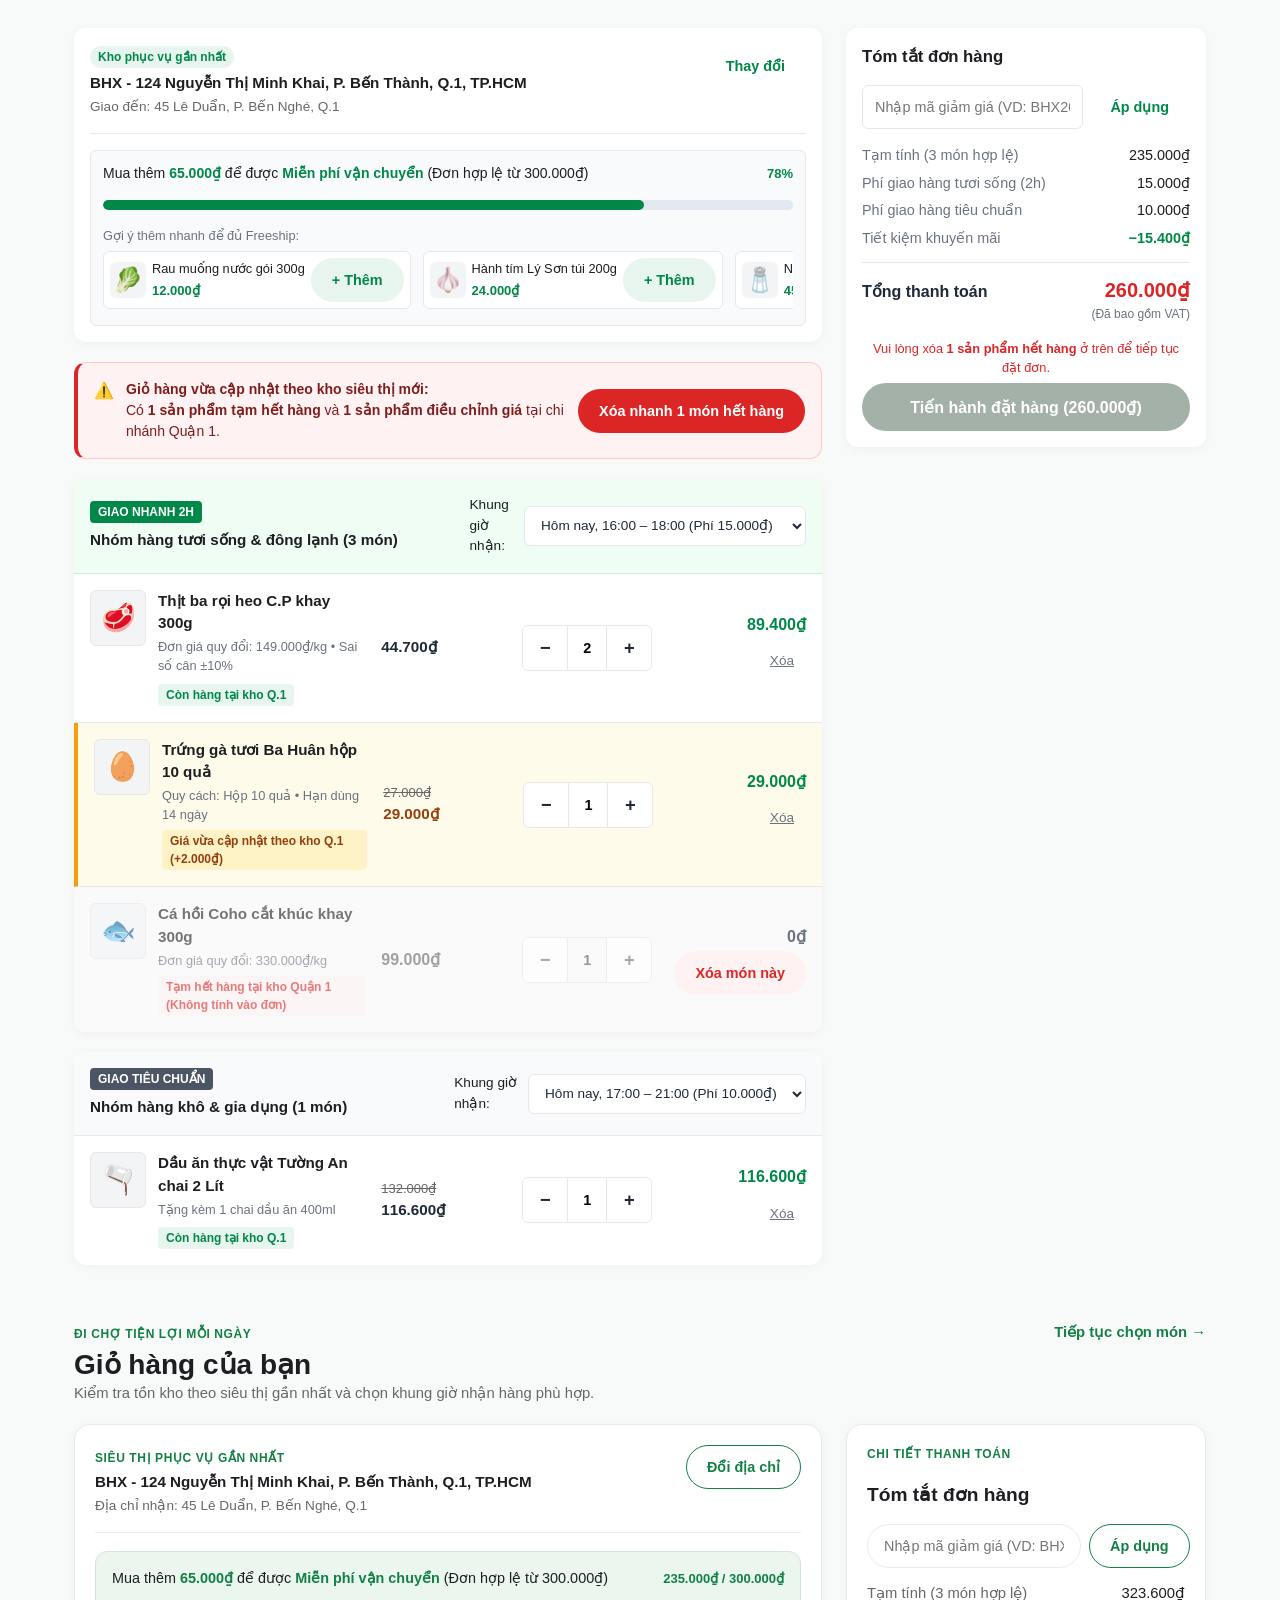
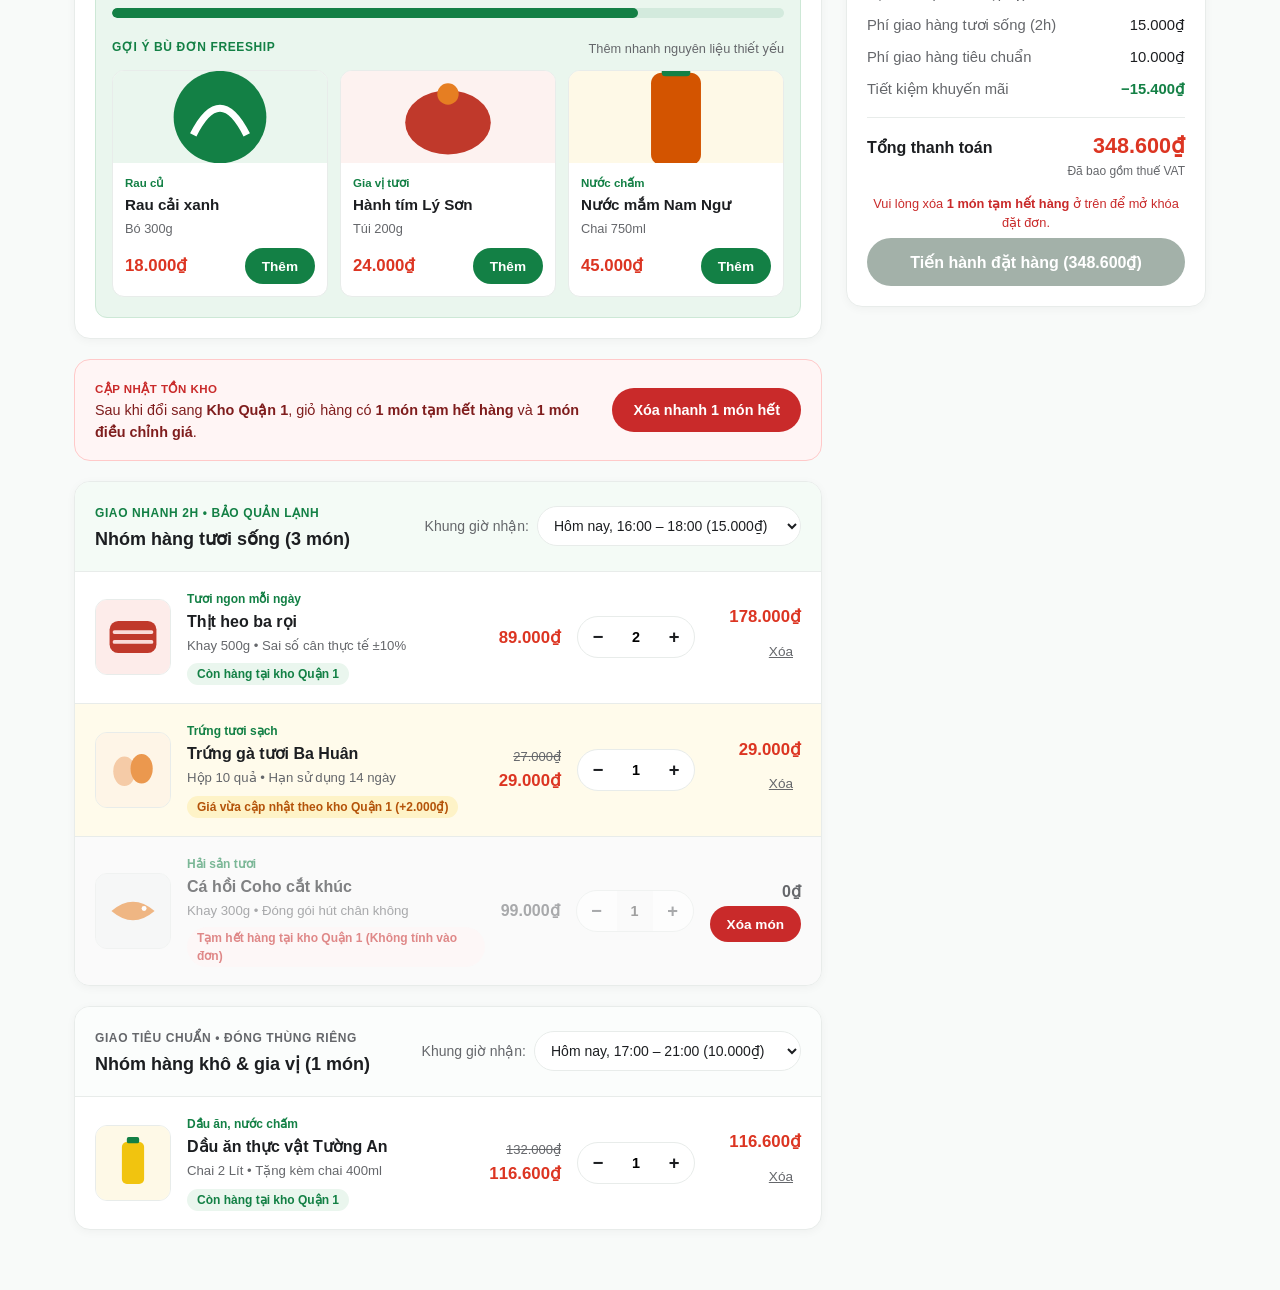
<file: gio-hang.html>
<!DOCTYPE html>
<html lang="vi">
<head>
  <meta charset="UTF-8">
  <meta name="viewport" content="width=device-width, initial-scale=1.0">
  <title>Giỏ hàng - Cải tiến đồng bộ kho &amp; tách nhóm giao hàng</title>
  <link rel="stylesheet" href="CSS/gio-hang.css">
</head>
<body>
  <main class="cart-page">
    <div class="cart-layout">
      <!-- CỘT TRÁI: THÔNG TIN KHO, FREESHIP, CẢNH BÁO & DANH SÁCH HÀNG -->
      <div class="cart-main">
        
        <!-- VÙNG 1: THANH ĐỊNH VỊ KHO & TIẾN TRÌNH FREESHIP -->
        <header class="context-card">
          <div class="location-bar">
            <div class="location-bar__info">
              <span class="location-bar__badge">Kho phục vụ gần nhất</span>
              <address class="location-bar__address">
                <strong>BHX - 124 Nguyễn Thị Minh Khai, P. Bến Thành, Q.1, TP.HCM</strong>
                <span>Giao đến: 45 Lê Duẩn, P. Bến Nghé, Q.1</span>
              </address>
            </div>
            <button type="button" class="btn btn--outline-primary">Thay đổi</button>
          </div>

          <div class="freeship-bar">
            <div class="freeship-bar__header">
              <label for="freeship-progress" class="freeship-bar__text">
                Mua thêm <strong>65.000₫</strong> để được <strong>Miễn phí vận chuyển</strong> (Đơn hợp lệ từ 300.000₫)
              </label>
              <span class="freeship-bar__percent">78%</span>
            </div>
            <progress id="freeship-progress" class="freeship-bar__progress" value="235000" max="300000">78%</progress>

            <!-- Gợi ý bù đơn giá trị nhỏ -->
            <div class="quick-add">
              <p class="quick-add__title">Gợi ý thêm nhanh để đủ Freeship:</p>
              <div class="quick-add__list">
                <article class="quick-add__item">
                  <div class="quick-add__thumb" aria-hidden="true">🥬</div>
                  <div class="quick-add__meta">
                    <h3 class="quick-add__name">Rau muống nước gói 300g</h3>
                    <span class="quick-add__price">12.000₫</span>
                  </div>
                  <button type="button" class="btn btn--quick-add" aria-label="Thêm Rau muống nước">+ Thêm</button>
                </article>

                <article class="quick-add__item">
                  <div class="quick-add__thumb" aria-hidden="true">🧄</div>
                  <div class="quick-add__meta">
                    <h3 class="quick-add__name">Hành tím Lý Sơn túi 200g</h3>
                    <span class="quick-add__price">24.000₫</span>
                  </div>
                  <button type="button" class="btn btn--quick-add" aria-label="Thêm Hành tím Lý Sơn">+ Thêm</button>
                </article>

                <article class="quick-add__item">
                  <div class="quick-add__thumb" aria-hidden="true">🧂</div>
                  <div class="quick-add__meta">
                    <h3 class="quick-add__name">Nước mắm Nam Ngư 750ml</h3>
                    <span class="quick-add__price">45.000₫</span>
                  </div>
                  <button type="button" class="btn btn--quick-add" aria-label="Thêm Nước mắm Nam Ngư">+ Thêm</button>
                </article>
              </div>
            </div>
          </div>
        </header>

        <!-- VÙNG 2: KHỐI CẢNH BÁO ĐỒNG BỘ KHO / GIÁ KHI ĐỔI ĐỊA CHỈ -->
        <aside class="sync-alert" role="alert" aria-live="polite">
          <div class="sync-alert__content">
            <span class="sync-alert__icon" aria-hidden="true">⚠️</span>
            <div class="sync-alert__text">
              <strong>Giỏ hàng vừa cập nhật theo kho siêu thị mới:</strong>
              <p>Có <strong>1 sản phẩm tạm hết hàng</strong> và <strong>1 sản phẩm điều chỉnh giá</strong> tại chi nhánh Quận 1.</p>
            </div>
          </div>
          <button type="button" class="btn btn--danger-soft">Xóa nhanh 1 món hết hàng</button>
        </aside>

        <!-- VÙNG 3: DANH SÁCH SẢN PHẨM TÁCH THEO NHÓM GIAO HÀNG -->
        
        <!-- Nhóm 1: Hàng tươi sống (Giao nhanh 2h) -->
        <section class="shipment-group shipment-group--fresh" aria-labelledby="group-fresh-title">
          <div class="shipment-group__header">
            <div class="shipment-group__heading">
              <span class="shipment-tag shipment-tag--fresh">Giao nhanh 2h</span>
              <h2 id="group-fresh-title" class="shipment-group__title">Nhóm hàng tươi sống &amp; đông lạnh (3 món)</h2>
            </div>

            <fieldset class="slot-picker">
              <legend class="sr-only">Chọn khung giờ giao hàng tươi sống</legend>
              <label for="fresh-slot" class="slot-picker__label">Khung giờ nhận:</label>
              <select id="fresh-slot" class="slot-picker__select">
                <option value="today-16-18" selected>Hôm nay, 16:00 – 18:00 (Phí 15.000₫)</option>
                <option value="today-18-20">Hôm nay, 18:00 – 20:00 (Phí 15.000₫)</option>
                <option value="tomorrow-08-10">Ngày mai, 08:00 – 10:00 (Phí 10.000₫)</option>
              </select>
            </fieldset>
          </div>

          <div class="shipment-group__body">
            <!-- Sản phẩm 1: Trạng thái bình thường -->
            <article class="cart-item" data-stock="in">
              <div class="cart-item__product">
                <div class="cart-item__img" aria-hidden="true">🥩</div>
                <div class="cart-item__details">
                  <h3 class="cart-item__name">Thịt ba rọi heo C.P khay 300g</h3>
                  <p class="cart-item__spec">Đơn giá quy đổi: 149.000₫/kg • Sai số cân ±10%</p>
                  <span class="status-pill status-pill--in">Còn hàng tại kho Q.1</span>
                </div>
              </div>

              <div class="cart-item__price">
                <ins class="price-current">44.700₫</ins>
              </div>

              <div class="cart-item__qty">
                <button type="button" class="qty-btn" aria-label="Giảm số lượng Thịt ba rọi heo">−</button>
                <input type="number" class="qty-input" value="2" min="1" max="10" aria-label="Số lượng Thịt ba rọi heo">
                <button type="button" class="qty-btn" aria-label="Tăng số lượng Thịt ba rọi heo">+</button>
              </div>

              <div class="cart-item__actions">
                <strong class="cart-item__subtotal">89.400₫</strong>
                <button type="button" class="btn-remove" aria-label="Xóa Thịt ba rọi heo">Xóa</button>
              </div>
            </article>

            <!-- Sản phẩm 2: Trạng thái thay đổi giá theo kho mới -->
            <article class="cart-item" data-stock="in" data-price-changed="true">
              <div class="cart-item__product">
                <div class="cart-item__img" aria-hidden="true">🥚</div>
                <div class="cart-item__details">
                  <h3 class="cart-item__name">Trứng gà tươi Ba Huân hộp 10 quả</h3>
                  <p class="cart-item__spec">Quy cách: Hộp 10 quả • Hạn dùng 14 ngày</p>
                  <span class="status-pill status-pill--warning">Giá vừa cập nhật theo kho Q.1 (+2.000₫)</span>
                </div>
              </div>

              <div class="cart-item__price">
                <del class="price-old">27.000₫</del>
                <ins class="price-current">29.000₫</ins>
              </div>

              <div class="cart-item__qty">
                <button type="button" class="qty-btn" aria-label="Giảm số lượng Trứng gà tươi">−</button>
                <input type="number" class="qty-input" value="1" min="1" max="10" aria-label="Số lượng Trứng gà tươi">
                <button type="button" class="qty-btn" aria-label="Tăng số lượng Trứng gà tươi">+</button>
              </div>

              <div class="cart-item__actions">
                <strong class="cart-item__subtotal">29.000₫</strong>
                <button type="button" class="btn-remove" aria-label="Xóa Trứng gà tươi">Xóa</button>
              </div>
            </article>

            <!-- Sản phẩm 3: Trạng thái hết hàng tại kho mới -->
            <article class="cart-item" data-stock="out">
              <div class="cart-item__product">
                <div class="cart-item__img" aria-hidden="true">🐟</div>
                <div class="cart-item__details">
                  <h3 class="cart-item__name">Cá hồi Coho cắt khúc khay 300g</h3>
                  <p class="cart-item__spec">Đơn giá quy đổi: 330.000₫/kg</p>
                  <span class="status-pill status-pill--danger">Tạm hết hàng tại kho Quận 1 (Không tính vào đơn)</span>
                </div>
              </div>

              <div class="cart-item__price">
                <span class="price-muted">99.000₫</span>
              </div>

              <div class="cart-item__qty">
                <button type="button" class="qty-btn" disabled aria-label="Giảm số lượng Cá hồi Coho">−</button>
                <input type="number" class="qty-input" value="1" disabled aria-label="Số lượng Cá hồi Coho">
                <button type="button" class="qty-btn" disabled aria-label="Tăng số lượng Cá hồi Coho">+</button>
              </div>

              <div class="cart-item__actions">
                <strong class="cart-item__subtotal cart-item__subtotal--muted">0₫</strong>
                <button type="button" class="btn btn--danger-inline">Xóa món này</button>
              </div>
            </article>
          </div>
        </section>

        <!-- Nhóm 2: Hàng khô / Tiêu dùng (Giao tiêu chuẩn) -->
        <section class="shipment-group shipment-group--dry" aria-labelledby="group-dry-title">
          <div class="shipment-group__header">
            <div class="shipment-group__heading">
              <span class="shipment-tag shipment-tag--dry">Giao tiêu chuẩn</span>
              <h2 id="group-dry-title" class="shipment-group__title">Nhóm hàng khô &amp; gia dụng (1 món)</h2>
            </div>

            <fieldset class="slot-picker">
              <legend class="sr-only">Chọn khung giờ giao hàng khô</legend>
              <label for="dry-slot" class="slot-picker__label">Khung giờ nhận:</label>
              <select id="dry-slot" class="slot-picker__select">
                <option value="today-17-21" selected>Hôm nay, 17:00 – 21:00 (Phí 10.000₫)</option>
                <option value="tomorrow-09-12">Ngày mai, 09:00 – 12:00 (Miễn phí)</option>
              </select>
            </fieldset>
          </div>

          <div class="shipment-group__body">
            <article class="cart-item" data-stock="in">
              <div class="cart-item__product">
                <div class="cart-item__img" aria-hidden="true">🫗</div>
                <div class="cart-item__details">
                  <h3 class="cart-item__name">Dầu ăn thực vật Tường An chai 2 Lít</h3>
                  <p class="cart-item__spec">Tặng kèm 1 chai dầu ăn 400ml</p>
                  <span class="status-pill status-pill--in">Còn hàng tại kho Q.1</span>
                </div>
              </div>

              <div class="cart-item__price">
                <del class="price-old">132.000₫</del>
                <ins class="price-current">116.600₫</ins>
              </div>

              <div class="cart-item__qty">
                <button type="button" class="qty-btn" aria-label="Giảm số lượng Dầu ăn Tường An">−</button>
                <input type="number" class="qty-input" value="1" min="1" max="10" aria-label="Số lượng Dầu ăn Tường An">
                <button type="button" class="qty-btn" aria-label="Tăng số lượng Dầu ăn Tường An">+</button>
              </div>

              <div class="cart-item__actions">
                <strong class="cart-item__subtotal">116.600₫</strong>
                <button type="button" class="btn-remove" aria-label="Xóa Dầu ăn Tường An">Xóa</button>
              </div>
            </article>
          </div>
        </section>
      </div>

      <!-- CỘT PHẢI (HOẶC THANH GHIM ĐÁY TRÊN MOBILE): TÓM TẮT CHI PHÍ & CHỐT ĐƠN -->
      <aside class="order-summary" aria-labelledby="summary-title">
        <h2 id="summary-title" class="order-summary__title">Tóm tắt đơn hàng</h2>

        <form class="promo-box" onsubmit="return false;">
          <label for="promo-code" class="sr-only">Mã khuyến mãi</label>
          <input type="text" id="promo-code" class="promo-box__input" placeholder="Nhập mã giảm giá (VD: BHX20K)">
          <button type="button" class="btn btn--outline-primary">Áp dụng</button>
        </form>

        <dl class="summary-list">
          <div class="summary-list__row">
            <dt>Tạm tính (3 món hợp lệ)</dt>
            <dd>235.000₫</dd>
          </div>
          <div class="summary-list__row">
            <dt>Phí giao hàng tươi sống (2h)</dt>
            <dd>15.000₫</dd>
          </div>
          <div class="summary-list__row">
            <dt>Phí giao hàng tiêu chuẩn</dt>
            <dd>10.000₫</dd>
          </div>
          <div class="summary-list__row summary-list__row--discount">
            <dt>Tiết kiệm khuyến mãi</dt>
            <dd>−15.400₫</dd>
          </div>
          <div class="summary-list__row summary-list__row--total">
            <dt>Tổng thanh toán</dt>
            <dd>
              <strong>260.000₫</strong>
              <small>(Đã bao gồm VAT)</small>
            </dd>
          </div>
        </dl>

        <div class="checkout-action">
          <p class="checkout-action__blocker" role="status">
            Vui lòng xóa <strong>1 sản phẩm hết hàng</strong> ở trên để tiếp tục đặt đơn.
          </p>
          <button type="button" class="btn btn--checkout" disabled>
            Tiến hành đặt hàng (260.000₫)
          </button>
        </div>
      </aside>
    </div>
  </main>
</body>
</html><!DOCTYPE html>
<html lang="vi">
<head>
  <meta charset="UTF-8">
  <meta name="viewport" content="width=device-width, initial-scale=1.0">
  <title>Giỏ hàng - Đồng bộ kho &amp; tách nhóm giao hàng</title>
  <link rel="stylesheet" href="gio-hang.css">
</head>
<body>
  <main class="cart-page">
    <!-- TIÊU ĐỀ TRANG ĐỒNG BỘ PHONG CÁCH GIAO DIỆN MẪU -->
    <div class="page-heading">
      <div>
        <span class="eyebrow-label">ĐI CHỢ TIỆN LỢI MỖI NGÀY</span>
        <h1 class="page-heading__title">Giỏ hàng của bạn</h1>
        <p class="page-heading__sub">Kiểm tra tồn kho theo siêu thị gần nhất và chọn khung giờ nhận hàng phù hợp.</p>
      </div>
      <a href="index.html" class="link-arrow">Tiếp tục chọn món →</a>
    </div>

    <div class="cart-layout">
      <!-- CỘT TRÁI: KHO PHỤC VỤ, FREESHIP, CẢNH BÁO & DANH SÁCH SẢN PHẨM -->
      <div class="cart-main">

        <!-- CẢI TIẾN 1: ĐỊNH VỊ KHO PHỤC VỤ & THANH TIẾN TRÌNH FREESHIP -->
        <header class="card-box">
          <div class="location-bar">
            <div class="location-bar__info">
              <span class="eyebrow-label">SIÊU THỊ PHỤC VỤ GẦN NHẤT</span>
              <address class="location-bar__address">
                <strong>BHX - 124 Nguyễn Thị Minh Khai, P. Bến Thành, Q.1, TP.HCM</strong>
                <span>Địa chỉ nhận: 45 Lê Duẩn, P. Bến Nghé, Q.1</span>
              </address>
            </div>
            <button type="button" class="btn btn--pill-outline">Đổi địa chỉ</button>
          </div>

          <div class="freeship-panel">
            <div class="freeship-panel__top">
              <label for="freeship-progress" class="freeship-panel__text">
                Mua thêm <strong>65.000₫</strong> để được <strong>Miễn phí vận chuyển</strong> (Đơn hợp lệ từ 300.000₫)
              </label>
              <span class="freeship-panel__ratio">235.000₫ / 300.000₫</span>
            </div>
            <progress id="freeship-progress" class="freeship-panel__progress" value="235000" max="300000">78%</progress>

            <!-- Gợi ý bù đơn giá trị nhỏ theo đúng style thẻ của bạn -->
            <div class="upsell-strip">
              <div class="upsell-strip__header">
                <span class="eyebrow-label">GỢI Ý BÙ ĐƠN FREESHIP</span>
                <span class="upsell-strip__hint">Thêm nhanh nguyên liệu thiết yếu</span>
              </div>

              <div class="upsell-strip__grid">
                <article class="mini-card">
                  <img class="mini-card__img" src="data:image/svg+xml;utf8,<svg xmlns='http://www.w3.org/2000/svg' viewBox='0 0 120 90'><rect width='120' height='90' fill='%23eaf6ee'/><circle cx='60' cy='45' r='26' fill='%23138045'/><path d='M45 55 Q60 25 75 55' stroke='%23ffffff' stroke-width='4' fill='none'/></svg>" alt="Rau cải xanh bó 300g">
                  <div class="mini-card__body">
                    <span class="mini-card__cat">Rau củ</span>
                    <h3 class="mini-card__title">Rau cải xanh</h3>
                    <p class="mini-card__spec">Bó 300g</p>
                    <div class="mini-card__footer">
                      <span class="price-tag">18.000₫</span>
                      <button type="button" class="btn btn--pill-primary btn--sm">Thêm</button>
                    </div>
                  </div>
                </article>

                <article class="mini-card">
                  <img class="mini-card__img" src="data:image/svg+xml;utf8,<svg xmlns='http://www.w3.org/2000/svg' viewBox='0 0 120 90'><rect width='120' height='90' fill='%23fdf2f0'/><ellipse cx='60' cy='48' rx='24' ry='18' fill='%23c0392b'/><circle cx='60' cy='32' r='6' fill='%23e67e22'/></svg>" alt="Hành tím Lý Sơn túi 200g">
                  <div class="mini-card__body">
                    <span class="mini-card__cat">Gia vị tươi</span>
                    <h3 class="mini-card__title">Hành tím Lý Sơn</h3>
                    <p class="mini-card__spec">Túi 200g</p>
                    <div class="mini-card__footer">
                      <span class="price-tag">24.000₫</span>
                      <button type="button" class="btn btn--pill-primary btn--sm">Thêm</button>
                    </div>
                  </div>
                </article>

                <article class="mini-card">
                  <img class="mini-card__img" src="data:image/svg+xml;utf8,<svg xmlns='http://www.w3.org/2000/svg' viewBox='0 0 120 90'><rect width='120' height='90' fill='%23fef9e7'/><rect x='46' y='20' width='28' height='52' rx='6' fill='%23d35400'/><rect x='52' y='14' width='16' height='8' rx='2' fill='%23138045'/></svg>" alt="Nước mắm Nam Ngư chai 750ml">
                  <div class="mini-card__body">
                    <span class="mini-card__cat">Nước chấm</span>
                    <h3 class="mini-card__title">Nước mắm Nam Ngư</h3>
                    <p class="mini-card__spec">Chai 750ml</p>
                    <div class="mini-card__footer">
                      <span class="price-tag">45.000₫</span>
                      <button type="button" class="btn btn--pill-primary btn--sm">Thêm</button>
                    </div>
                  </div>
                </article>
              </div>
            </div>
          </div>
        </header>

        <!-- CẢI TIẾN 2: CẢNH BÁO ĐỒNG BỘ TỒN KHO / GIÁ THEO NGỮ CẢNH -->
        <aside class="sync-banner" role="alert" aria-live="polite">
          <div class="sync-banner__info">
            <span class="sync-banner__badge">CẬP NHẬT TỒN KHO</span>
            <p class="sync-banner__desc">
              Sau khi đổi sang <strong>Kho Quận 1</strong>, giỏ hàng có <strong>1 món tạm hết hàng</strong> và <strong>1 món điều chỉnh giá</strong>.
            </p>
          </div>
          <button type="button" class="btn btn--pill-danger">Xóa nhanh 1 món hết</button>
        </aside>

        <!-- CẢI TIẾN 3: TÁCH NHÓM GIAO HÀNG THEO ĐẶC TÍNH SẢN PHẨM -->
        
        <!-- Nhóm 1: Hàng tươi sống & đông lạnh (Giao nhanh 2h) -->
        <section class="shipment-card shipment-card--fresh" aria-labelledby="heading-fresh">
          <div class="shipment-card__header">
            <div>
              <span class="eyebrow-label">GIAO NHANH 2H • BẢO QUẢN LẠNH</span>
              <h2 id="heading-fresh" class="shipment-card__title">Nhóm hàng tươi sống (3 món)</h2>
            </div>

            <fieldset class="slot-selector">
              <legend class="sr-only">Chọn khung giờ giao hàng tươi sống</legend>
              <label for="slot-fresh" class="slot-selector__label">Khung giờ nhận:</label>
              <select id="slot-fresh" class="slot-selector__control">
                <option value="today-16-18" selected>Hôm nay, 16:00 – 18:00 (15.000₫)</option>
                <option value="today-18-20">Hôm nay, 18:00 – 20:00 (15.000₫)</option>
                <option value="tomorrow-08-10">Ngày mai, 08:00 – 10:00 (10.000₫)</option>
              </select>
            </fieldset>
          </div>

          <div class="shipment-card__list">
            <!-- Sản phẩm 1: Còn hàng bình thường -->
            <article class="item-row" data-stock="in">
              <img class="item-row__img" src="data:image/svg+xml;utf8,<svg xmlns='http://www.w3.org/2000/svg' viewBox='0 0 120 120'><rect width='120' height='120' fill='%23fdecea'/><rect x='22' y='34' width='76' height='52' rx='14' fill='%23c0392b'/><path d='M30 52 H90 M30 68 H90' stroke='%23fadbd8' stroke-width='6' stroke-linecap='round'/></svg>" alt="Thịt heo ba rọi khay 500g">
              
              <div class="item-row__info">
                <span class="item-row__cat">Tươi ngon mỗi ngày</span>
                <h3 class="item-row__title">Thịt heo ba rọi</h3>
                <p class="item-row__spec">Khay 500g • Sai số cân thực tế ±10%</p>
                <span class="stock-badge stock-badge--ok">Còn hàng tại kho Quận 1</span>
              </div>

              <div class="item-row__pricing">
                <ins class="price-tag">89.000₫</ins>
              </div>

              <div class="item-row__controls">
                <div class="qty-stepper">
                  <button type="button" class="qty-stepper__btn" aria-label="Giảm số lượng Thịt heo ba rọi">−</button>
                  <input type="number" class="qty-stepper__val" value="2" min="1" max="10" aria-label="Số lượng Thịt heo ba rọi">
                  <button type="button" class="qty-stepper__btn" aria-label="Tăng số lượng Thịt heo ba rọi">+</button>
                </div>
                <div class="item-row__total">
                  <strong class="price-tag">178.000₫</strong>
                  <button type="button" class="btn-text-remove">Xóa</button>
                </div>
              </div>
            </article>

            <!-- Sản phẩm 2: Thay đổi giá khi đổi kho siêu thị -->
            <article class="item-row" data-stock="in" data-price-changed="true">
              <img class="item-row__img" src="data:image/svg+xml;utf8,<svg xmlns='http://www.w3.org/2000/svg' viewBox='0 0 120 120'><rect width='120' height='120' fill='%23fef5e7'/><ellipse cx='46' cy='62' rx='18' ry='24' fill='%23f5cba7'/><ellipse cx='74' cy='58' rx='18' ry='24' fill='%23eb984e'/></svg>" alt="Trứng gà tươi hộp 10 quả">
              
              <div class="item-row__info">
                <span class="item-row__cat">Trứng tươi sạch</span>
                <h3 class="item-row__title">Trứng gà tươi Ba Huân</h3>
                <p class="item-row__spec">Hộp 10 quả • Hạn sử dụng 14 ngày</p>
                <span class="stock-badge stock-badge--warn">Giá vừa cập nhật theo kho Quận 1 (+2.000₫)</span>
              </div>

              <div class="item-row__pricing">
                <del class="price-old">27.000₫</del>
                <ins class="price-tag">29.000₫</ins>
              </div>

              <div class="item-row__controls">
                <div class="qty-stepper">
                  <button type="button" class="qty-stepper__btn" aria-label="Giảm số lượng Trứng gà tươi">−</button>
                  <input type="number" class="qty-stepper__val" value="1" min="1" max="10" aria-label="Số lượng Trứng gà tươi">
                  <button type="button" class="qty-stepper__btn" aria-label="Tăng số lượng Trứng gà tươi">+</button>
                </div>
                <div class="item-row__total">
                  <strong class="price-tag">29.000₫</strong>
                  <button type="button" class="btn-text-remove">Xóa</button>
                </div>
              </div>
            </article>

            <!-- Sản phẩm 3: Hết hàng tại kho mới -->
            <article class="item-row" data-stock="out">
              <img class="item-row__img" src="data:image/svg+xml;utf8,<svg xmlns='http://www.w3.org/2000/svg' viewBox='0 0 120 120'><rect width='120' height='120' fill='%23f2f4f4'/><path d='M25 60 Q60 30 95 60 Q60 90 25 60 Z' fill='%23e67e22'/><circle cx='78' cy='56' r='4' fill='%23ffffff'/></svg>" alt="Cá hồi Coho cắt khúc 300g">
              
              <div class="item-row__info">
                <span class="item-row__cat">Hải sản tươi</span>
                <h3 class="item-row__title">Cá hồi Coho cắt khúc</h3>
                <p class="item-row__spec">Khay 300g • Đóng gói hút chân không</p>
                <span class="stock-badge stock-badge--out">Tạm hết hàng tại kho Quận 1 (Không tính vào đơn)</span>
              </div>

              <div class="item-row__pricing">
                <span class="price-muted">99.000₫</span>
              </div>

              <div class="item-row__controls">
                <div class="qty-stepper">
                  <button type="button" class="qty-stepper__btn" disabled aria-label="Giảm số lượng Cá hồi Coho">−</button>
                  <input type="number" class="qty-stepper__val" value="1" disabled aria-label="Số lượng Cá hồi Coho">
                  <button type="button" class="qty-stepper__btn" disabled aria-label="Tăng số lượng Cá hồi Coho">+</button>
                </div>
                <div class="item-row__total">
                  <strong class="price-muted">0₫</strong>
                  <button type="button" class="btn btn--pill-danger btn--sm">Xóa món</button>
                </div>
              </div>
            </article>
          </div>
        </section>

        <!-- Nhóm 2: Hàng khô & gia dụng (Giao tiêu chuẩn) -->
        <section class="shipment-card shipment-card--dry" aria-labelledby="heading-dry">
          <div class="shipment-card__header">
            <div>
              <span class="eyebrow-label eyebrow-label--neutral">GIAO TIÊU CHUẨN • ĐÓNG THÙNG RIÊNG</span>
              <h2 id="heading-dry" class="shipment-card__title">Nhóm hàng khô &amp; gia vị (1 món)</h2>
            </div>

            <fieldset class="slot-selector">
              <legend class="sr-only">Chọn khung giờ giao hàng khô</legend>
              <label for="slot-dry" class="slot-selector__label">Khung giờ nhận:</label>
              <select id="slot-dry" class="slot-selector__control">
                <option value="today-17-21" selected>Hôm nay, 17:00 – 21:00 (10.000₫)</option>
                <option value="tomorrow-09-12">Ngày mai, 09:00 – 12:00 (Miễn phí)</option>
              </select>
            </fieldset>
          </div>

          <div class="shipment-card__list">
            <article class="item-row" data-stock="in">
              <img class="item-row__img" src="data:image/svg+xml;utf8,<svg xmlns='http://www.w3.org/2000/svg' viewBox='0 0 120 120'><rect width='120' height='120' fill='%23fef9e7'/><rect x='42' y='26' width='36' height='68' rx='8' fill='%23f1c40f'/><rect x='50' y='18' width='20' height='10' rx='3' fill='%23138045'/></svg>" alt="Dầu ăn Tường An chai 2 Lít">
              
              <div class="item-row__info">
                <span class="item-row__cat">Dầu ăn, nước chấm</span>
                <h3 class="item-row__title">Dầu ăn thực vật Tường An</h3>
                <p class="item-row__spec">Chai 2 Lít • Tặng kèm chai 400ml</p>
                <span class="stock-badge stock-badge--ok">Còn hàng tại kho Quận 1</span>
              </div>

              <div class="item-row__pricing">
                <del class="price-old">132.000₫</del>
                <ins class="price-tag">116.600₫</ins>
              </div>

              <div class="item-row__controls">
                <div class="qty-stepper">
                  <button type="button" class="qty-stepper__btn" aria-label="Giảm số lượng Dầu ăn Tường An">−</button>
                  <input type="number" class="qty-stepper__val" value="1" min="1" max="10" aria-label="Số lượng Dầu ăn Tường An">
                  <button type="button" class="qty-stepper__btn" aria-label="Tăng số lượng Dầu ăn Tường An">+</button>
                </div>
                <div class="item-row__total">
                  <strong class="price-tag">116.600₫</strong>
                  <button type="button" class="btn-text-remove">Xóa</button>
                </div>
              </div>
            </article>
          </div>
        </section>
      </div>

      <!-- CẢI TIẾN 4: TÓM TẮT CHI PHÍ & KIỂM SOÁT CHỐT ĐƠN AN TOÀN -->
      <aside class="summary-card" aria-labelledby="summary-heading">
        <span class="eyebrow-label">CHI TIẾT THANH TOÁN</span>
        <h2 id="summary-heading" class="summary-card__title">Tóm tắt đơn hàng</h2>

        <form class="voucher-form" onsubmit="return false;">
          <label for="voucher-input" class="sr-only">Mã ưu đãi</label>
          <input type="text" id="voucher-input" class="voucher-form__input" placeholder="Nhập mã giảm giá (VD: BHX20K)">
          <button type="button" class="btn btn--pill-outline">Áp dụng</button>
        </form>

        <dl class="bill-breakdown">
          <div class="bill-breakdown__row">
            <dt>Tạm tính (3 món hợp lệ)</dt>
            <dd>323.600₫</dd>
          </div>
          <div class="bill-breakdown__row">
            <dt>Phí giao hàng tươi sống (2h)</dt>
            <dd>15.000₫</dd>
          </div>
          <div class="bill-breakdown__row">
            <dt>Phí giao hàng tiêu chuẩn</dt>
            <dd>10.000₫</dd>
          </div>
          <div class="bill-breakdown__row bill-breakdown__row--save">
            <dt>Tiết kiệm khuyến mãi</dt>
            <dd>−15.400₫</dd>
          </div>
          <div class="bill-breakdown__row bill-breakdown__row--grand">
            <dt>Tổng thanh toán</dt>
            <dd>
              <strong class="price-tag price-tag--lg">348.600₫</strong>
              <small>Đã bao gồm thuế VAT</small>
            </dd>
          </div>
        </dl>

        <div class="checkout-bar">
          <p class="checkout-bar__note" role="status">
            Vui lòng xóa <strong>1 món tạm hết hàng</strong> ở trên để mở khóa đặt đơn.
          </p>
          <button type="button" class="btn btn--pill-primary btn--checkout" disabled>
            Tiến hành đặt hàng (348.600₫)
          </button>
        </div>
      </aside>
    </div>
  </main>
</body>
</html>
</file>
<file: CSS/gio-hang.css>
/* ==========================================================================
   1. BIẾN THIẾT KẾ (CSS CUSTOM PROPERTIES)
   ========================================================================== */
:root {
  --color-primary: #008848;
  --color-primary-dark: #006b38;
  --color-primary-soft: #e8f5ee;
  
  --color-warning-bg: #fffbeb;
  --color-warning-border: #f59e0b;
  --color-warning-text: #92400e;
  
  --color-danger: #dc2626;
  --color-danger-soft: #fef2f2;
  --color-danger-border: #fecaca;
  
  --color-bg-page: #f3f4f6;
  --color-bg-card: #ffffff;
  --color-text-main: #1f2937;
  --color-text-muted: #6b7280;
  --color-border: #e5e7eb;

  --space-xs: 0.375rem;
  --space-sm: 0.75rem;
  --space-md: 1rem;
  --space-lg: 1.5rem;

  --radius-sm: 6px;
  --radius-md: 12px;
  --shadow-card: 0 1px 3px rgba(0, 0, 0, 0.08);
  --shadow-sticky: 0 -4px 12px rgba(0, 0, 0, 0.08);
}

/* ==========================================================================
   2. RESET & TIỆN ÍCH CHUNG
   ========================================================================== */
*,
*::before,
*::after {
  box-sizing: border-box;
  margin: 0;
  padding: 0;
}

body {
  font-family: -apple-system, BlinkMacSystemFont, "Segoe UI", Roboto, Helvetica, Arial, sans-serif;
  background-color: var(--color-bg-page);
  color: var(--color-text-main);
  line-height: 1.5;
  padding-bottom: 130px; /* Chừa khoảng trống cho thanh đặt hàng ghim đáy trên mobile */
}

.sr-only {
  position: absolute;
  width: 1px;
  height: 1px;
  overflow: hidden;
  clip: rect(0, 0, 0, 0);
}

/* Hệ thống nút bấm chuẩn vùng chạm tối thiểu 44px */
.btn {
  display: inline-flex;
  align-items: center;
  justify-content: center;
  min-height: 44px;
  padding: 0 var(--space-md);
  font-size: 0.9rem;
  font-weight: 600;
  border-radius: var(--radius-sm);
  border: 1px solid transparent;
  cursor: pointer;
  transition: background-color 0.2s ease, border-color 0.2s ease;
}

.btn--outline-primary {
  background-color: var(--color-bg-card);
  border-color: var(--color-primary);
  color: var(--color-primary);
}

.btn--outline-primary:hover {
  background-color: var(--color-primary-soft);
}

.btn--quick-add {
  min-height: 36px;
  padding: 0 var(--space-sm);
  font-size: 0.8125rem;
  background-color: var(--color-primary-soft);
  color: var(--color-primary);
  white-space: nowrap;
}

.btn--quick-add:hover {
  background-color: var(--color-primary);
  color: #ffffff;
}

.btn--danger-soft {
  background-color: var(--color-danger);
  color: #ffffff;
  width: 100%;
}

.btn--danger-inline {
  min-height: 36px;
  padding: 0 var(--space-sm);
  font-size: 0.8125rem;
  background-color: var(--color-danger-soft);
  border-color: var(--color-danger-border);
  color: var(--color-danger);
}

/* ==========================================================================
   3. BỐ CỤC TỔNG THỂ (MOBILE-FIRST 1 CỘT)
   ========================================================================== */
.cart-page {
  max-width: 1200px;
  margin: 0 auto;
  padding: var(--space-sm);
}

.cart-layout {
  display: grid;
  grid-template-columns: 1fr;
  gap: var(--space-md);
}

.cart-main {
  display: flex;
  flex-direction: column;
  gap: var(--space-md);
}

/* ==========================================================================
   4. VÙNG 1: THANH ĐỊNH VỊ KHO & TIẾN TRÌNH FREESHIP
   ========================================================================== */
.context-card {
  background-color: var(--color-bg-card);
  border-radius: var(--radius-md);
  padding: var(--space-md);
  box-shadow: var(--shadow-card);
  display: flex;
  flex-direction: column;
  gap: var(--space-md);
}

.location-bar {
  display: flex;
  justify-content: space-between;
  align-items: flex-start;
  gap: var(--space-sm);
  padding-bottom: var(--space-sm);
  border-bottom: 1px dashed var(--color-border);
}

.location-bar__badge {
  display: inline-block;
  font-size: 0.75rem;
  font-weight: 700;
  color: var(--color-primary);
  background-color: var(--color-primary-soft);
  padding: 2px 8px;
  border-radius: 99px;
  margin-bottom: 4px;
}

.location-bar__address {
  font-style: normal;
  display: flex;
  flex-direction: column;
  font-size: 0.9rem;
}

.location-bar__address span {
  color: var(--color-text-muted);
  font-size: 0.825rem;
}

/* Thanh tiến trình Freeship */
.freeship-bar {
  background-color: #f8fafc;
  border: 1px solid var(--color-border);
  border-radius: var(--radius-sm);
  padding: var(--space-sm);
}

.freeship-bar__header {
  display: flex;
  justify-content: space-between;
  align-items: baseline;
  gap: var(--space-sm);
  margin-bottom: var(--space-xs);
  font-size: 0.875rem;
}

.freeship-bar__header strong {
  color: var(--color-primary);
}

.freeship-bar__percent {
  font-weight: 700;
  color: var(--color-primary);
  font-size: 0.8125rem;
}

.freeship-bar__progress {
  width: 100%;
  height: 10px;
  border-radius: 99px;
  overflow: hidden;
  appearance: none;
  border: none;
  background-color: #e2e8f0;
}

.freeship-bar__progress::-webkit-progress-bar {
  background-color: #e2e8f0;
  border-radius: 99px;
}

.freeship-bar__progress::-webkit-progress-value {
  background-color: var(--color-primary);
  border-radius: 99px;
}

.freeship-bar__progress::-moz-progress-bar {
  background-color: var(--color-primary);
  border-radius: 99px;
}

/* Dải gợi ý bù đơn cuộn ngang trên mobile */
.quick-add {
  margin-top: var(--space-sm);
}

.quick-add__title {
  font-size: 0.8rem;
  color: var(--color-text-muted);
  margin-bottom: var(--space-xs);
}

.quick-add__list {
  display: flex;
  gap: var(--space-sm);
  overflow-x: auto;
  scroll-snap-type: x mandatory;
  padding-bottom: 4px;
}

.quick-add__item {
  flex: 0 0 240px;
  scroll-snap-align: start;
  display: flex;
  align-items: center;
  gap: var(--space-xs);
  background-color: var(--color-bg-card);
  border: 1px solid var(--color-border);
  border-radius: var(--radius-sm);
  padding: var(--space-xs);
}

.quick-add__thumb {
  font-size: 1.5rem;
  width: 36px;
  height: 36px;
  display: grid;
  place-items: center;
  background-color: var(--color-bg-page);
  border-radius: var(--radius-sm);
}

.quick-add__meta {
  flex: 1;
  min-width: 0;
}

.quick-add__name {
  font-size: 0.8rem;
  font-weight: 500;
  white-space: nowrap;
  overflow: hidden;
  text-overflow: ellipsis;
}

.quick-add__price {
  font-size: 0.8125rem;
  font-weight: 700;
  color: var(--color-primary);
}

/* ==========================================================================
   5. VÙNG 2: CẢNH BÁO ĐỒNG BỘ KHO / GIÁ
   ========================================================================== */
.sync-alert {
  background-color: var(--color-danger-soft);
  border: 1px solid var(--color-danger-border);
  border-left: 4px solid var(--color-danger);
  border-radius: var(--radius-md);
  padding: var(--space-md);
  display: flex;
  flex-direction: column;
  gap: var(--space-sm);
}

.sync-alert__content {
  display: flex;
  gap: var(--space-sm);
  align-items: flex-start;
}

.sync-alert__text {
  font-size: 0.875rem;
  color: #7f1d1d;
}

/* ==========================================================================
   6. VÙNG 3: NHÓM GIAO HÀNG & THẺ SẢN PHẨM (DATA ATTRIBUTES)
   ========================================================================== */
.shipment-group {
  background-color: var(--color-bg-card);
  border-radius: var(--radius-md);
  box-shadow: var(--shadow-card);
  overflow: hidden;
}

.shipment-group__header {
  padding: var(--space-md);
  background-color: #f9fafb;
  border-bottom: 1px solid var(--color-border);
  display: flex;
  flex-direction: column;
  gap: var(--space-sm);
}

.shipment-group--fresh .shipment-group__header {
  background-color: #f0fdf4;
  border-bottom-color: #bbf7d0;
}

.shipment-group__heading {
  display: flex;
  align-items: center;
  flex-wrap: wrap;
  gap: var(--space-xs);
}

.shipment-tag {
  font-size: 0.75rem;
  font-weight: 700;
  padding: 2px 8px;
  border-radius: 4px;
  text-transform: uppercase;
}

.shipment-tag--fresh {
  background-color: var(--color-primary);
  color: #ffffff;
}

.shipment-tag--dry {
  background-color: #4b5563;
  color: #ffffff;
}

.shipment-group__title {
  font-size: 0.95rem;
  font-weight: 700;
}

.slot-picker {
  border: none;
  display: flex;
  align-items: center;
  gap: var(--space-xs);
  font-size: 0.85rem;
}

.slot-picker__select {
  flex: 1;
  min-height: 40px;
  padding: 0 var(--space-sm);
  border: 1px solid var(--color-border);
  border-radius: var(--radius-sm);
  background-color: var(--color-bg-card);
  font-size: 0.85rem;
  color: var(--color-text-main);
}

/* Thẻ sản phẩm */
.shipment-group__body {
  display: flex;
  flex-direction: column;
}

.cart-item {
  padding: var(--space-md);
  border-bottom: 1px solid var(--color-border);
  display: grid;
  grid-template-columns: 1fr auto;
  grid-template-areas:
    "product product"
    "price qty"
    "actions actions";
  gap: var(--space-sm);
  align-items: center;
}

.cart-item:last-child {
  border-bottom: none;
}

/* Trạng thái đổi giá qua Data Attribute */
.cart-item[data-price-changed="true"] {
  background-color: var(--color-warning-bg);
  border-left: 4px solid var(--color-warning-border);
}

/* Trạng thái hết hàng qua Data Attribute */
.cart-item[data-stock="out"] {
  background-color: #fafafa;
}

.cart-item[data-stock="out"] .cart-item__product,
.cart-item[data-stock="out"] .cart-item__price,
.cart-item[data-stock="out"] .cart-item__qty {
  opacity: 0.6;
}

.cart-item__product {
  grid-area: product;
  display: flex;
  gap: var(--space-sm);
  align-items: flex-start;
}

.cart-item__img {
  width: 56px;
  height: 56px;
  flex-shrink: 0;
  display: grid;
  place-items: center;
  font-size: 1.75rem;
  background-color: var(--color-bg-page);
  border-radius: var(--radius-sm);
  border: 1px solid var(--color-border);
}

.cart-item__name {
  font-size: 0.95rem;
  font-weight: 600;
  margin-bottom: 2px;
}

.cart-item__spec {
  font-size: 0.8rem;
  color: var(--color-text-muted);
  margin-bottom: 6px;
}

.status-pill {
  display: inline-block;
  font-size: 0.75rem;
  font-weight: 600;
  padding: 2px 8px;
  border-radius: 4px;
}

.status-pill--in {
  background-color: var(--color-primary-soft);
  color: var(--color-primary);
}

.status-pill--warning {
  background-color: #fef3c7;
  color: var(--color-warning-text);
}

.status-pill--danger {
  background-color: var(--color-danger-soft);
  color: var(--color-danger);
}

.cart-item__price {
  grid-area: price;
  display: flex;
  flex-direction: column;
}

.price-old {
  font-size: 0.8rem;
  color: var(--color-text-muted);
}

.price-current {
  text-decoration: none;
  font-weight: 700;
  font-size: 0.95rem;
  color: var(--color-text-main);
}

.cart-item[data-price-changed="true"] .price-current {
  color: var(--color-warning-text);
}

/* Cụm tăng giảm số lượng */
.cart-item__qty {
  grid-area: qty;
  display: inline-flex;
  align-items: center;
  border: 1px solid var(--color-border);
  border-radius: var(--radius-sm);
  background-color: var(--color-bg-card);
}

.qty-btn {
  width: 44px;
  height: 44px;
  border: none;
  background: transparent;
  font-size: 1.15rem;
  font-weight: 700;
  cursor: pointer;
  color: var(--color-text-main);
}

.qty-btn:disabled {
  cursor: not-allowed;
  color: var(--color-text-muted);
}

.qty-input {
  width: 40px;
  height: 44px;
  border: none;
  border-left: 1px solid var(--color-border);
  border-right: 1px solid var(--color-border);
  text-align: center;
  font-weight: 600;
  font-size: 0.9rem;
  -moz-appearance: textfield;
}

.qty-input::-webkit-inner-spin-button,
.qty-input::-webkit-outer-spin-button {
  -webkit-appearance: none;
}

.cart-item__actions {
  grid-area: actions;
  display: flex;
  justify-content: space-between;
  align-items: center;
  padding-top: var(--space-xs);
  border-top: 1px dashed var(--color-border);
}

.cart-item__subtotal {
  font-size: 1rem;
  color: var(--color-primary);
}

.cart-item__subtotal--muted {
  color: var(--color-text-muted);
}

.btn-remove {
  min-height: 44px;
  padding: 0 var(--space-sm);
  background: transparent;
  border: none;
  color: var(--color-text-muted);
  font-size: 0.85rem;
  text-decoration: underline;
  cursor: pointer;
}

.btn-remove:hover {
  color: var(--color-danger);
}

/* ==========================================================================
   7. VÙNG 4: TÓM TẮT ĐƠN HÀNG & NÚT ĐẶT HÀNG (GHIM ĐÁY TRÊN MOBILE)
   ========================================================================== */
.order-summary {
  background-color: var(--color-bg-card);
  border-radius: var(--radius-md);
  padding: var(--space-md);
  box-shadow: var(--shadow-card);
  display: flex;
  flex-direction: column;
  gap: var(--space-md);
}

.order-summary__title {
  font-size: 1.05rem;
  font-weight: 700;
}

.promo-box {
  display: flex;
  gap: var(--space-xs);
}

.promo-box__input {
  flex: 1;
  min-height: 44px;
  padding: 0 var(--space-sm);
  border: 1px solid var(--color-border);
  border-radius: var(--radius-sm);
  font-size: 0.9rem;
}

.summary-list {
  display: flex;
  flex-direction: column;
  gap: var(--space-xs);
  font-size: 0.9rem;
}

.summary-list__row {
  display: flex;
  justify-content: space-between;
  align-items: baseline;
}

.summary-list__row dt {
  color: var(--color-text-muted);
}

.summary-list__row--discount dd {
  color: var(--color-primary);
  font-weight: 600;
}

.summary-list__row--total {
  margin-top: var(--space-xs);
  padding-top: var(--space-sm);
  border-top: 1px solid var(--color-border);
}

.summary-list__row--total dt {
  color: var(--color-text-main);
  font-weight: 700;
  font-size: 1rem;
}

.summary-list__row--total dd {
  text-align: right;
  display: flex;
  flex-direction: column;
}

.summary-list__row--total strong {
  font-size: 1.25rem;
  color: var(--color-danger);
}

.summary-list__row--total small {
  font-size: 0.75rem;
  color: var(--color-text-muted);
}

/* Thanh chốt đơn ghim cố định ở đáy màn hình điện thoại */
.checkout-action {
  position: fixed;
  bottom: 0;
  left: 0;
  right: 0;
  z-index: 50;
  background-color: var(--color-bg-card);
  padding: var(--space-sm) var(--space-md);
  box-shadow: var(--shadow-sticky);
  border-top: 1px solid var(--color-border);
  display: flex;
  flex-direction: column;
  gap: 6px;
}

.checkout-action__blocker {
  font-size: 0.8rem;
  color: var(--color-danger);
  text-align: center;
}

.btn--checkout {
  width: 100%;
  min-height: 48px;
  font-size: 1rem;
  background-color: var(--color-primary);
  color: #ffffff;
}

.btn--checkout:hover:not(:disabled) {
  background-color: var(--color-primary-dark);
}

.btn--checkout:disabled {
  background-color: #9ca3af;
  cursor: not-allowed;
}

/* ==========================================================================
   8. GIAO DIỆN MÁY TÍNH (DESKTOP >= 1024px)
   ========================================================================== */
@media (min-width: 1024px) {
  body {
    padding-bottom: var(--space-lg);
  }

  .cart-page {
    padding: var(--space-lg);
  }

  /* Chia 2 cột bất đối xứng: 68% danh sách hàng - 32% tóm tắt đơn */
  .cart-layout {
    grid-template-columns: minmax(0, 1fr) 360px;
    align-items: start;
    gap: var(--space-lg);
  }

  .btn--danger-soft {
    width: auto;
    white-space: nowrap;
  }

  .sync-alert {
    flex-direction: row;
    justify-content: space-between;
    align-items: center;
  }

  .shipment-group__header {
    flex-direction: row;
    justify-content: space-between;
    align-items: center;
  }

  /* Trải ngang thẻ sản phẩm thành 1 hàng 4 cột thẳng hàng */
  .cart-item {
    grid-template-columns: minmax(0, 2.2fr) 1fr auto 1.1fr;
    grid-template-areas: "product price qty actions";
    gap: var(--space-md);
  }

  .cart-item__actions {
    flex-direction: column;
    align-items: flex-end;
    border-top: none;
    padding-top: 0;
    gap: 2px;
  }

  /* Khung tóm tắt trượt cố định bên phải */
  .order-summary {
    position: sticky;
    top: 20px;
  }

  .checkout-action {
    position: static;
    box-shadow: none;
    border-top: none;
    padding: 0;
  }
}
/* ==========================================================================
   1. BIẾN THIẾT KẾ ĐỒNG BỘ GIAO DIỆN MẪU
   ========================================================================== */
:root {
  --green-primary: #138045;
  --green-hover: #0e6636;
  --green-soft: #eaf6ee;
  --green-border: #cde8d6;

  --red-price: #dc3522;
  --red-danger: #c92a2a;
  --red-soft: #fff5f5;
  --red-border: #ffc9c9;

  --amber-warn: #b45309;
  --amber-soft: #fffbeb;
  --amber-border: #fde68a;

  --bg-page: #f8faf9;
  --bg-card: #ffffff;
  --text-dark: #1c1e21;
  --text-muted: #65676b;
  --border-light: #e8ecea;

  --radius-card: 16px;
  --radius-inner: 12px;
  --radius-pill: 999px;
  --shadow-card: 0 2px 10px rgba(0, 0, 0, 0.04);
  --shadow-bottom: 0 -4px 16px rgba(0, 0, 0, 0.08);
}

/* ==========================================================================
   2. RESET & THÀNH PHẦN DÙNG CHUNG
   ========================================================================== */
*,
*::before,
*::after {
  box-sizing: border-box;
  margin: 0;
  padding: 0;
}

body {
  font-family: -apple-system, BlinkMacSystemFont, "Segoe UI", Roboto, Helvetica, Arial, sans-serif;
  background-color: var(--bg-page);
  color: var(--text-dark);
  line-height: 1.5;
  padding-bottom: 135px;
}

.sr-only {
  position: absolute;
  width: 1px;
  height: 1px;
  overflow: hidden;
  clip: rect(0, 0, 0, 0);
}

/* Nhãn chữ in hoa xanh lá đặc trưng trên đầu mỗi khối */
.eyebrow-label {
  display: inline-block;
  font-size: 0.75rem;
  font-weight: 700;
  letter-spacing: 0.05em;
  text-transform: uppercase;
  color: var(--green-primary);
  margin-bottom: 4px;
}

.eyebrow-label--neutral {
  color: var(--text-muted);
}

/* Định dạng giá đỏ cam đồng bộ với thẻ sản phẩm mẫu */
.price-tag {
  text-decoration: none;
  font-weight: 700;
  font-size: 1.05rem;
  color: var(--red-price);
}

.price-tag--lg {
  font-size: 1.35rem;
}

.price-old {
  font-size: 0.8125rem;
  color: var(--text-muted);
}

.price-muted {
  font-weight: 600;
  color: var(--text-muted);
}

/* Hệ thống nút viên thuốc (Pill Buttons) */
.btn {
  display: inline-flex;
  align-items: center;
  justify-content: center;
  min-height: 44px;
  padding: 0 20px;
  font-size: 0.9rem;
  font-weight: 600;
  border-radius: var(--radius-pill);
  border: 1.5px solid transparent;
  cursor: pointer;
  transition: background-color 0.2s ease, transform 0.1s ease;
  white-space: nowrap;
}

.btn--sm {
  min-height: 36px;
  padding: 0 16px;
  font-size: 0.85rem;
}

.btn--pill-primary {
  background-color: var(--green-primary);
  color: #ffffff;
}

.btn--pill-primary:hover:not(:disabled) {
  background-color: var(--green-hover);
}

.btn--pill-outline {
  background-color: #ffffff;
  border-color: var(--green-primary);
  color: var(--green-primary);
}

.btn--pill-outline:hover {
  background-color: var(--green-soft);
}

.btn--pill-danger {
  background-color: var(--red-danger);
  color: #ffffff;
}

/* ==========================================================================
   3. KHUNG BỐ CỤC TỔNG THỂ (MOBILE-FIRST)
   ========================================================================== */
.cart-page {
  max-width: 1180px;
  margin: 0 auto;
  padding: 16px;
}

.page-heading {
  display: flex;
  flex-direction: column;
  gap: 8px;
  margin-bottom: 20px;
}

.page-heading__title {
  font-size: 1.75rem;
  font-weight: 700;
  line-height: 1.25;
}

.page-heading__sub {
  font-size: 0.925rem;
  color: var(--text-muted);
}

.link-arrow {
  align-self: flex-start;
  text-decoration: none;
  font-weight: 600;
  font-size: 0.925rem;
  color: var(--green-primary);
}

.link-arrow:hover {
  text-decoration: underline;
}

.cart-layout {
  display: grid;
  grid-template-columns: 1fr;
  gap: 20px;
}

.cart-main {
  display: flex;
  flex-direction: column;
  gap: 20px;
}

/* ==========================================================================
   4. CẢI TIẾN 1: KHO PHỤC VỤ & TIẾN TRÌNH FREESHIP + GỢI Ý BÙ ĐƠN
   ========================================================================== */
.card-box {
  background-color: var(--bg-card);
  border: 1px solid var(--border-light);
  border-radius: var(--radius-card);
  padding: 20px;
  box-shadow: var(--shadow-card);
  display: flex;
  flex-direction: column;
  gap: 18px;
}

.location-bar {
  display: flex;
  justify-content: space-between;
  align-items: flex-start;
  gap: 12px;
  padding-bottom: 16px;
  border-bottom: 1px solid var(--border-light);
}

.location-bar__address {
  font-style: normal;
  display: flex;
  flex-direction: column;
  font-size: 0.95rem;
}

.location-bar__address span {
  font-size: 0.85rem;
  color: var(--text-muted);
  margin-top: 2px;
}

.freeship-panel {
  background-color: var(--green-soft);
  border: 1px solid var(--green-border);
  border-radius: var(--radius-inner);
  padding: 16px;
}

.freeship-panel__top {
  display: flex;
  justify-content: space-between;
  align-items: baseline;
  flex-wrap: wrap;
  gap: 8px;
  font-size: 0.9rem;
  margin-bottom: 8px;
}

.freeship-panel__top strong {
  color: var(--green-primary);
}

.freeship-panel__ratio {
  font-size: 0.8125rem;
  font-weight: 700;
  color: var(--green-primary);
}

.freeship-panel__progress {
  width: 100%;
  height: 10px;
  border-radius: var(--radius-pill);
  appearance: none;
  border: none;
  overflow: hidden;
  background-color: #d3eadd;
}

.freeship-panel__progress::-webkit-progress-bar {
  background-color: #d3eadd;
}

.freeship-panel__progress::-webkit-progress-value {
  background-color: var(--green-primary);
  border-radius: var(--radius-pill);
}

.freeship-panel__progress::-moz-progress-bar {
  background-color: var(--green-primary);
}

/* Dải thẻ sản phẩm gợi ý bù đơn đồng bộ giao diện mẫu */
.upsell-strip {
  margin-top: 16px;
}

.upsell-strip__header {
  display: flex;
  justify-content: space-between;
  align-items: center;
  margin-bottom: 10px;
}

.upsell-strip__hint {
  font-size: 0.8rem;
  color: var(--text-muted);
}

.upsell-strip__grid {
  display: grid;
  grid-auto-flow: column;
  grid-auto-columns: 210px;
  gap: 12px;
  overflow-x: auto;
  scroll-snap-type: x mandatory;
  padding-bottom: 4px;
}

.mini-card {
  scroll-snap-align: start;
  background-color: #ffffff;
  border: 1px solid var(--border-light);
  border-radius: var(--radius-inner);
  overflow: hidden;
  display: flex;
  flex-direction: column;
}

.mini-card__img {
  width: 100%;
  height: 92px;
  object-fit: cover;
  display: block;
}

.mini-card__body {
  padding: 12px;
  display: flex;
  flex-direction: column;
  flex: 1;
}

.mini-card__cat {
  font-size: 0.72rem;
  font-weight: 700;
  color: var(--green-primary);
}

.mini-card__title {
  font-size: 0.95rem;
  font-weight: 700;
  margin: 2px 0;
}

.mini-card__spec {
  font-size: 0.8rem;
  color: var(--text-muted);
  margin-bottom: 10px;
}

.mini-card__footer {
  margin-top: auto;
  display: flex;
  justify-content: space-between;
  align-items: center;
}

/* ==========================================================================
   5. CẢI TIẾN 2: CẢNH BÁO ĐỒNG BỘ TỒN KHO / GIÁ
   ========================================================================== */
.sync-banner {
  background-color: var(--red-soft);
  border: 1px solid var(--red-border);
  border-radius: var(--radius-card);
  padding: 16px 20px;
  display: flex;
  flex-direction: column;
  gap: 12px;
}

.sync-banner__badge {
  display: inline-block;
  font-size: 0.72rem;
  font-weight: 700;
  color: var(--red-danger);
  letter-spacing: 0.04em;
  margin-bottom: 2px;
}

.sync-banner__desc {
  font-size: 0.9rem;
  color: #7f1d1d;
}

/* ==========================================================================
   6. CẢI TIẾN 3: TÁCH NHÓM GIAO HÀNG & THẺ SẢN PHẨM
   ========================================================================== */
.shipment-card {
  background-color: var(--bg-card);
  border: 1px solid var(--border-light);
  border-radius: var(--radius-card);
  box-shadow: var(--shadow-card);
  overflow: hidden;
}

.shipment-card__header {
  padding: 18px 20px;
  border-bottom: 1px solid var(--border-light);
  background-color: #fbfdfc;
  display: flex;
  flex-direction: column;
  gap: 12px;
}

.shipment-card--fresh .shipment-card__header {
  background-color: #f4fbf6;
}

.shipment-card__title {
  font-size: 1.125rem;
  font-weight: 700;
}

.slot-selector {
  border: none;
  display: flex;
  align-items: center;
  gap: 8px;
  font-size: 0.875rem;
}

.slot-selector__label {
  color: var(--text-muted);
  white-space: nowrap;
}

.slot-selector__control {
  flex: 1;
  min-height: 40px;
  padding: 0 12px;
  border: 1px solid var(--border-light);
  border-radius: var(--radius-pill);
  background-color: #ffffff;
  font-size: 0.875rem;
  font-weight: 500;
  color: var(--text-dark);
}

.item-row {
  padding: 18px 20px;
  border-bottom: 1px solid var(--border-light);
  display: grid;
  grid-template-columns: 76px 1fr;
  grid-template-areas:
    "img info"
    "img pricing"
    "controls controls";
  gap: 10px 14px;
  align-items: center;
}

.item-row:last-child {
  border-bottom: none;
}

/* Đánh dấu sản phẩm thay đổi giá */
.item-row[data-price-changed="true"] {
  background-color: var(--amber-soft);
}

/* Làm mờ sản phẩm hết hàng */
.item-row[data-stock="out"] {
  background-color: #fafafa;
}

.item-row[data-stock="out"] .item-row__img,
.item-row[data-stock="out"] .item-row__info,
.item-row[data-stock="out"] .item-row__pricing,
.item-row[data-stock="out"] .qty-stepper {
  opacity: 0.55;
}

.item-row__img {
  grid-area: img;
  width: 76px;
  height: 76px;
  border-radius: var(--radius-inner);
  object-fit: cover;
  border: 1px solid var(--border-light);
}

.item-row__info {
  grid-area: info;
}

.item-row__cat {
  display: block;
  font-size: 0.75rem;
  font-weight: 700;
  color: var(--green-primary);
}

.item-row__title {
  font-size: 1rem;
  font-weight: 700;
  margin: 2px 0;
}

.item-row__spec {
  font-size: 0.825rem;
  color: var(--text-muted);
  margin-bottom: 6px;
}

.stock-badge {
  display: inline-block;
  font-size: 0.75rem;
  font-weight: 600;
  padding: 2px 10px;
  border-radius: var(--radius-pill);
}

.stock-badge--ok {
  background-color: var(--green-soft);
  color: var(--green-primary);
}

.stock-badge--warn {
  background-color: #fef3c7;
  color: var(--amber-warn);
}

.stock-badge--out {
  background-color: var(--red-soft);
  color: var(--red-danger);
}

.item-row__pricing {
  grid-area: pricing;
  display: flex;
  align-items: baseline;
  gap: 8px;
}

.item-row__controls {
  grid-area: controls;
  display: flex;
  justify-content: space-between;
  align-items: center;
  padding-top: 10px;
  border-top: 1px dashed var(--border-light);
}

.qty-stepper {
  display: inline-flex;
  align-items: center;
  border: 1px solid var(--border-light);
  border-radius: var(--radius-pill);
  background-color: #ffffff;
  overflow: hidden;
}

.qty-stepper__btn {
  width: 40px;
  height: 40px;
  border: none;
  background: transparent;
  font-size: 1.15rem;
  font-weight: 700;
  cursor: pointer;
  color: var(--text-dark);
}

.qty-stepper__btn:disabled {
  cursor: not-allowed;
  color: var(--text-muted);
}

.qty-stepper__val {
  width: 36px;
  height: 40px;
  border: none;
  text-align: center;
  font-weight: 700;
  font-size: 0.9rem;
  -moz-appearance: textfield;
}

.qty-stepper__val::-webkit-inner-spin-button,
.qty-stepper__val::-webkit-outer-spin-button {
  -webkit-appearance: none;
}

.item-row__total {
  display: flex;
  align-items: center;
  gap: 12px;
}

.btn-text-remove {
  min-height: 40px;
  padding: 0 8px;
  border: none;
  background: transparent;
  font-size: 0.85rem;
  color: var(--text-muted);
  text-decoration: underline;
  cursor: pointer;
}

.btn-text-remove:hover {
  color: var(--red-danger);
}

/* ==========================================================================
   7. CẢI TIẾN 4: TÓM TẮT ĐƠN HÀNG & CHỐT ĐƠN AN TOÀN
   ========================================================================== */
.summary-card {
  background-color: var(--bg-card);
  border: 1px solid var(--border-light);
  border-radius: var(--radius-card);
  padding: 20px;
  box-shadow: var(--shadow-card);
  display: flex;
  flex-direction: column;
  gap: 14px;
}

.summary-card__title {
  font-size: 1.2rem;
  font-weight: 700;
}

.voucher-form {
  display: flex;
  gap: 8px;
}

.voucher-form__input {
  flex: 1;
  min-height: 44px;
  padding: 0 16px;
  border: 1px solid var(--border-light);
  border-radius: var(--radius-pill);
  font-size: 0.9rem;
}

.bill-breakdown {
  display: flex;
  flex-direction: column;
  gap: 10px;
  font-size: 0.925rem;
}

.bill-breakdown__row {
  display: flex;
  justify-content: space-between;
  align-items: baseline;
}

.bill-breakdown__row dt {
  color: var(--text-muted);
}

.bill-breakdown__row--save dd {
  color: var(--green-primary);
  font-weight: 600;
}

.bill-breakdown__row--grand {
  margin-top: 6px;
  padding-top: 12px;
  border-top: 1px solid var(--border-light);
}

.bill-breakdown__row--grand dt {
  color: var(--text-dark);
  font-weight: 700;
  font-size: 1rem;
}

.bill-breakdown__row--grand dd {
  text-align: right;
  display: flex;
  flex-direction: column;
}

.bill-breakdown__row--grand small {
  font-size: 0.75rem;
  color: var(--text-muted);
}

/* Ghim cố định thanh đặt hàng ở cạnh dưới trên điện thoại */
.checkout-bar {
  position: fixed;
  bottom: 0;
  left: 0;
  right: 0;
  z-index: 40;
  background-color: #ffffff;
  border-top: 1px solid var(--border-light);
  box-shadow: var(--shadow-bottom);
  padding: 12px 16px;
  display: flex;
  flex-direction: column;
  gap: 6px;
}

.checkout-bar__note {
  font-size: 0.8rem;
  color: var(--red-danger);
  text-align: center;
}

.btn--checkout {
  width: 100%;
  min-height: 48px;
  font-size: 1rem;
}

.btn--checkout:disabled {
  background-color: #a3b1a9;
  cursor: not-allowed;
}

/* ==========================================================================
   8. GIAO DIỆN MÁY TÍNH (DESKTOP >= 1024px)
   ========================================================================== */
@media (min-width: 1024px) {
  body {
    padding-bottom: 32px;
  }

  .cart-page {
    padding: 28px 24px;
  }

  .page-heading {
    flex-direction: row;
    justify-content: space-between;
    align-items: flex-end;
  }

  .cart-layout {
    grid-template-columns: minmax(0, 1fr) 360px;
    align-items: start;
    gap: 24px;
  }

  .upsell-strip__grid {
    grid-auto-flow: row;
    grid-template-columns: repeat(3, 1fr);
    overflow-x: visible;
  }

  .sync-banner {
    flex-direction: row;
    justify-content: space-between;
    align-items: center;
  }

  .shipment-card__header {
    flex-direction: row;
    justify-content: space-between;
    align-items: center;
  }

  .item-row {
    grid-template-columns: 76px minmax(0, 2fr) auto auto;
    grid-template-areas: "img info pricing controls";
    gap: 16px;
  }

  .item-row__pricing {
    flex-direction: column;
    align-items: flex-end;
    gap: 2px;
  }

  .item-row__controls {
    border-top: none;
    padding-top: 0;
    gap: 16px;
  }

  .item-row__total {
    flex-direction: column;
    align-items: flex-end;
    gap: 2px;
    min-width: 90px;
  }

  .summary-card {
    position: sticky;
    top: 24px;
  }

  .checkout-bar {
    position: static;
    box-shadow: none;
    border-top: none;
    padding: 0;
  }
}
</file>
<file: gio-hang.css>
/* ==========================================================================
   1. BIẾN THIẾT KẾ (CSS CUSTOM PROPERTIES)
   ========================================================================== */
:root {
  --color-primary: #008848;
  --color-primary-dark: #006b38;
  --color-primary-soft: #e8f5ee;
  
  --color-warning-bg: #fffbeb;
  --color-warning-border: #f59e0b;
  --color-warning-text: #92400e;
  
  --color-danger: #dc2626;
  --color-danger-soft: #fef2f2;
  --color-danger-border: #fecaca;
  
  --color-bg-page: #f3f4f6;
  --color-bg-card: #ffffff;
  --color-text-main: #1f2937;
  --color-text-muted: #6b7280;
  --color-border: #e5e7eb;

  --space-xs: 0.375rem;
  --space-sm: 0.75rem;
  --space-md: 1rem;
  --space-lg: 1.5rem;

  --radius-sm: 6px;
  --radius-md: 12px;
  --shadow-card: 0 1px 3px rgba(0, 0, 0, 0.08);
  --shadow-sticky: 0 -4px 12px rgba(0, 0, 0, 0.08);
}

/* ==========================================================================
   2. RESET & TIỆN ÍCH CHUNG
   ========================================================================== */
*,
*::before,
*::after {
  box-sizing: border-box;
  margin: 0;
  padding: 0;
}

body {
  font-family: -apple-system, BlinkMacSystemFont, "Segoe UI", Roboto, Helvetica, Arial, sans-serif;
  background-color: var(--color-bg-page);
  color: var(--color-text-main);
  line-height: 1.5;
  padding-bottom: 130px; /* Chừa khoảng trống cho thanh đặt hàng ghim đáy trên mobile */
}

.sr-only {
  position: absolute;
  width: 1px;
  height: 1px;
  overflow: hidden;
  clip: rect(0, 0, 0, 0);
}

/* Hệ thống nút bấm chuẩn vùng chạm tối thiểu 44px */
.btn {
  display: inline-flex;
  align-items: center;
  justify-content: center;
  min-height: 44px;
  padding: 0 var(--space-md);
  font-size: 0.9rem;
  font-weight: 600;
  border-radius: var(--radius-sm);
  border: 1px solid transparent;
  cursor: pointer;
  transition: background-color 0.2s ease, border-color 0.2s ease;
}

.btn--outline-primary {
  background-color: var(--color-bg-card);
  border-color: var(--color-primary);
  color: var(--color-primary);
}

.btn--outline-primary:hover {
  background-color: var(--color-primary-soft);
}

.btn--quick-add {
  min-height: 36px;
  padding: 0 var(--space-sm);
  font-size: 0.8125rem;
  background-color: var(--color-primary-soft);
  color: var(--color-primary);
  white-space: nowrap;
}

.btn--quick-add:hover {
  background-color: var(--color-primary);
  color: #ffffff;
}

.btn--danger-soft {
  background-color: var(--color-danger);
  color: #ffffff;
  width: 100%;
}

.btn--danger-inline {
  min-height: 36px;
  padding: 0 var(--space-sm);
  font-size: 0.8125rem;
  background-color: var(--color-danger-soft);
  border-color: var(--color-danger-border);
  color: var(--color-danger);
}

/* ==========================================================================
   3. BỐ CỤC TỔNG THỂ (MOBILE-FIRST 1 CỘT)
   ========================================================================== */
.cart-page {
  max-width: 1200px;
  margin: 0 auto;
  padding: var(--space-sm);
}

.cart-layout {
  display: grid;
  grid-template-columns: 1fr;
  gap: var(--space-md);
}

.cart-main {
  display: flex;
  flex-direction: column;
  gap: var(--space-md);
}

/* ==========================================================================
   4. VÙNG 1: THANH ĐỊNH VỊ KHO & TIẾN TRÌNH FREESHIP
   ========================================================================== */
.context-card {
  background-color: var(--color-bg-card);
  border-radius: var(--radius-md);
  padding: var(--space-md);
  box-shadow: var(--shadow-card);
  display: flex;
  flex-direction: column;
  gap: var(--space-md);
}

.location-bar {
  display: flex;
  justify-content: space-between;
  align-items: flex-start;
  gap: var(--space-sm);
  padding-bottom: var(--space-sm);
  border-bottom: 1px dashed var(--color-border);
}

.location-bar__badge {
  display: inline-block;
  font-size: 0.75rem;
  font-weight: 700;
  color: var(--color-primary);
  background-color: var(--color-primary-soft);
  padding: 2px 8px;
  border-radius: 99px;
  margin-bottom: 4px;
}

.location-bar__address {
  font-style: normal;
  display: flex;
  flex-direction: column;
  font-size: 0.9rem;
}

.location-bar__address span {
  color: var(--color-text-muted);
  font-size: 0.825rem;
}

/* Thanh tiến trình Freeship */
.freeship-bar {
  background-color: #f8fafc;
  border: 1px solid var(--color-border);
  border-radius: var(--radius-sm);
  padding: var(--space-sm);
}

.freeship-bar__header {
  display: flex;
  justify-content: space-between;
  align-items: baseline;
  gap: var(--space-sm);
  margin-bottom: var(--space-xs);
  font-size: 0.875rem;
}

.freeship-bar__header strong {
  color: var(--color-primary);
}

.freeship-bar__percent {
  font-weight: 700;
  color: var(--color-primary);
  font-size: 0.8125rem;
}

.freeship-bar__progress {
  width: 100%;
  height: 10px;
  border-radius: 99px;
  overflow: hidden;
  appearance: none;
  border: none;
  background-color: #e2e8f0;
}

.freeship-bar__progress::-webkit-progress-bar {
  background-color: #e2e8f0;
  border-radius: 99px;
}

.freeship-bar__progress::-webkit-progress-value {
  background-color: var(--color-primary);
  border-radius: 99px;
}

.freeship-bar__progress::-moz-progress-bar {
  background-color: var(--color-primary);
  border-radius: 99px;
}

/* Dải gợi ý bù đơn cuộn ngang trên mobile */
.quick-add {
  margin-top: var(--space-sm);
}

.quick-add__title {
  font-size: 0.8rem;
  color: var(--color-text-muted);
  margin-bottom: var(--space-xs);
}

.quick-add__list {
  display: flex;
  gap: var(--space-sm);
  overflow-x: auto;
  scroll-snap-type: x mandatory;
  padding-bottom: 4px;
}

.quick-add__item {
  flex: 0 0 240px;
  scroll-snap-align: start;
  display: flex;
  align-items: center;
  gap: var(--space-xs);
  background-color: var(--color-bg-card);
  border: 1px solid var(--color-border);
  border-radius: var(--radius-sm);
  padding: var(--space-xs);
}

.quick-add__thumb {
  font-size: 1.5rem;
  width: 36px;
  height: 36px;
  display: grid;
  place-items: center;
  background-color: var(--color-bg-page);
  border-radius: var(--radius-sm);
}

.quick-add__meta {
  flex: 1;
  min-width: 0;
}

.quick-add__name {
  font-size: 0.8rem;
  font-weight: 500;
  white-space: nowrap;
  overflow: hidden;
  text-overflow: ellipsis;
}

.quick-add__price {
  font-size: 0.8125rem;
  font-weight: 700;
  color: var(--color-primary);
}

/* ==========================================================================
   5. VÙNG 2: CẢNH BÁO ĐỒNG BỘ KHO / GIÁ
   ========================================================================== */
.sync-alert {
  background-color: var(--color-danger-soft);
  border: 1px solid var(--color-danger-border);
  border-left: 4px solid var(--color-danger);
  border-radius: var(--radius-md);
  padding: var(--space-md);
  display: flex;
  flex-direction: column;
  gap: var(--space-sm);
}

.sync-alert__content {
  display: flex;
  gap: var(--space-sm);
  align-items: flex-start;
}

.sync-alert__text {
  font-size: 0.875rem;
  color: #7f1d1d;
}

/* ==========================================================================
   6. VÙNG 3: NHÓM GIAO HÀNG & THẺ SẢN PHẨM (DATA ATTRIBUTES)
   ========================================================================== */
.shipment-group {
  background-color: var(--color-bg-card);
  border-radius: var(--radius-md);
  box-shadow: var(--shadow-card);
  overflow: hidden;
}

.shipment-group__header {
  padding: var(--space-md);
  background-color: #f9fafb;
  border-bottom: 1px solid var(--color-border);
  display: flex;
  flex-direction: column;
  gap: var(--space-sm);
}

.shipment-group--fresh .shipment-group__header {
  background-color: #f0fdf4;
  border-bottom-color: #bbf7d0;
}

.shipment-group__heading {
  display: flex;
  align-items: center;
  flex-wrap: wrap;
  gap: var(--space-xs);
}

.shipment-tag {
  font-size: 0.75rem;
  font-weight: 700;
  padding: 2px 8px;
  border-radius: 4px;
  text-transform: uppercase;
}

.shipment-tag--fresh {
  background-color: var(--color-primary);
  color: #ffffff;
}

.shipment-tag--dry {
  background-color: #4b5563;
  color: #ffffff;
}

.shipment-group__title {
  font-size: 0.95rem;
  font-weight: 700;
}

.slot-picker {
  border: none;
  display: flex;
  align-items: center;
  gap: var(--space-xs);
  font-size: 0.85rem;
}

.slot-picker__select {
  flex: 1;
  min-height: 40px;
  padding: 0 var(--space-sm);
  border: 1px solid var(--color-border);
  border-radius: var(--radius-sm);
  background-color: var(--color-bg-card);
  font-size: 0.85rem;
  color: var(--color-text-main);
}

/* Thẻ sản phẩm */
.shipment-group__body {
  display: flex;
  flex-direction: column;
}

.cart-item {
  padding: var(--space-md);
  border-bottom: 1px solid var(--color-border);
  display: grid;
  grid-template-columns: 1fr auto;
  grid-template-areas:
    "product product"
    "price qty"
    "actions actions";
  gap: var(--space-sm);
  align-items: center;
}

.cart-item:last-child {
  border-bottom: none;
}

/* Trạng thái đổi giá qua Data Attribute */
.cart-item[data-price-changed="true"] {
  background-color: var(--color-warning-bg);
  border-left: 4px solid var(--color-warning-border);
}

/* Trạng thái hết hàng qua Data Attribute */
.cart-item[data-stock="out"] {
  background-color: #fafafa;
}

.cart-item[data-stock="out"] .cart-item__product,
.cart-item[data-stock="out"] .cart-item__price,
.cart-item[data-stock="out"] .cart-item__qty {
  opacity: 0.6;
}

.cart-item__product {
  grid-area: product;
  display: flex;
  gap: var(--space-sm);
  align-items: flex-start;
}

.cart-item__img {
  width: 56px;
  height: 56px;
  flex-shrink: 0;
  display: grid;
  place-items: center;
  font-size: 1.75rem;
  background-color: var(--color-bg-page);
  border-radius: var(--radius-sm);
  border: 1px solid var(--color-border);
}

.cart-item__name {
  font-size: 0.95rem;
  font-weight: 600;
  margin-bottom: 2px;
}

.cart-item__spec {
  font-size: 0.8rem;
  color: var(--color-text-muted);
  margin-bottom: 6px;
}

.status-pill {
  display: inline-block;
  font-size: 0.75rem;
  font-weight: 600;
  padding: 2px 8px;
  border-radius: 4px;
}

.status-pill--in {
  background-color: var(--color-primary-soft);
  color: var(--color-primary);
}

.status-pill--warning {
  background-color: #fef3c7;
  color: var(--color-warning-text);
}

.status-pill--danger {
  background-color: var(--color-danger-soft);
  color: var(--color-danger);
}

.cart-item__price {
  grid-area: price;
  display: flex;
  flex-direction: column;
}

.price-old {
  font-size: 0.8rem;
  color: var(--color-text-muted);
}

.price-current {
  text-decoration: none;
  font-weight: 700;
  font-size: 0.95rem;
  color: var(--color-text-main);
}

.cart-item[data-price-changed="true"] .price-current {
  color: var(--color-warning-text);
}

/* Cụm tăng giảm số lượng */
.cart-item__qty {
  grid-area: qty;
  display: inline-flex;
  align-items: center;
  border: 1px solid var(--color-border);
  border-radius: var(--radius-sm);
  background-color: var(--color-bg-card);
}

.qty-btn {
  width: 44px;
  height: 44px;
  border: none;
  background: transparent;
  font-size: 1.15rem;
  font-weight: 700;
  cursor: pointer;
  color: var(--color-text-main);
}

.qty-btn:disabled {
  cursor: not-allowed;
  color: var(--color-text-muted);
}

.qty-input {
  width: 40px;
  height: 44px;
  border: none;
  border-left: 1px solid var(--color-border);
  border-right: 1px solid var(--color-border);
  text-align: center;
  font-weight: 600;
  font-size: 0.9rem;
  -moz-appearance: textfield;
}

.qty-input::-webkit-inner-spin-button,
.qty-input::-webkit-outer-spin-button {
  -webkit-appearance: none;
}

.cart-item__actions {
  grid-area: actions;
  display: flex;
  justify-content: space-between;
  align-items: center;
  padding-top: var(--space-xs);
  border-top: 1px dashed var(--color-border);
}

.cart-item__subtotal {
  font-size: 1rem;
  color: var(--color-primary);
}

.cart-item__subtotal--muted {
  color: var(--color-text-muted);
}

.btn-remove {
  min-height: 44px;
  padding: 0 var(--space-sm);
  background: transparent;
  border: none;
  color: var(--color-text-muted);
  font-size: 0.85rem;
  text-decoration: underline;
  cursor: pointer;
}

.btn-remove:hover {
  color: var(--color-danger);
}

/* ==========================================================================
   7. VÙNG 4: TÓM TẮT ĐƠN HÀNG & NÚT ĐẶT HÀNG (GHIM ĐÁY TRÊN MOBILE)
   ========================================================================== */
.order-summary {
  background-color: var(--color-bg-card);
  border-radius: var(--radius-md);
  padding: var(--space-md);
  box-shadow: var(--shadow-card);
  display: flex;
  flex-direction: column;
  gap: var(--space-md);
}

.order-summary__title {
  font-size: 1.05rem;
  font-weight: 700;
}

.promo-box {
  display: flex;
  gap: var(--space-xs);
}

.promo-box__input {
  flex: 1;
  min-height: 44px;
  padding: 0 var(--space-sm);
  border: 1px solid var(--color-border);
  border-radius: var(--radius-sm);
  font-size: 0.9rem;
}

.summary-list {
  display: flex;
  flex-direction: column;
  gap: var(--space-xs);
  font-size: 0.9rem;
}

.summary-list__row {
  display: flex;
  justify-content: space-between;
  align-items: baseline;
}

.summary-list__row dt {
  color: var(--color-text-muted);
}

.summary-list__row--discount dd {
  color: var(--color-primary);
  font-weight: 600;
}

.summary-list__row--total {
  margin-top: var(--space-xs);
  padding-top: var(--space-sm);
  border-top: 1px solid var(--color-border);
}

.summary-list__row--total dt {
  color: var(--color-text-main);
  font-weight: 700;
  font-size: 1rem;
}

.summary-list__row--total dd {
  text-align: right;
  display: flex;
  flex-direction: column;
}

.summary-list__row--total strong {
  font-size: 1.25rem;
  color: var(--color-danger);
}

.summary-list__row--total small {
  font-size: 0.75rem;
  color: var(--color-text-muted);
}

/* Thanh chốt đơn ghim cố định ở đáy màn hình điện thoại */
.checkout-action {
  position: fixed;
  bottom: 0;
  left: 0;
  right: 0;
  z-index: 50;
  background-color: var(--color-bg-card);
  padding: var(--space-sm) var(--space-md);
  box-shadow: var(--shadow-sticky);
  border-top: 1px solid var(--color-border);
  display: flex;
  flex-direction: column;
  gap: 6px;
}

.checkout-action__blocker {
  font-size: 0.8rem;
  color: var(--color-danger);
  text-align: center;
}

.btn--checkout {
  width: 100%;
  min-height: 48px;
  font-size: 1rem;
  background-color: var(--color-primary);
  color: #ffffff;
}

.btn--checkout:hover:not(:disabled) {
  background-color: var(--color-primary-dark);
}

.btn--checkout:disabled {
  background-color: #9ca3af;
  cursor: not-allowed;
}

/* ==========================================================================
   8. GIAO DIỆN MÁY TÍNH (DESKTOP >= 1024px)
   ========================================================================== */
@media (min-width: 1024px) {
  body {
    padding-bottom: var(--space-lg);
  }

  .cart-page {
    padding: var(--space-lg);
  }

  /* Chia 2 cột bất đối xứng: 68% danh sách hàng - 32% tóm tắt đơn */
  .cart-layout {
    grid-template-columns: minmax(0, 1fr) 360px;
    align-items: start;
    gap: var(--space-lg);
  }

  .btn--danger-soft {
    width: auto;
    white-space: nowrap;
  }

  .sync-alert {
    flex-direction: row;
    justify-content: space-between;
    align-items: center;
  }

  .shipment-group__header {
    flex-direction: row;
    justify-content: space-between;
    align-items: center;
  }

  /* Trải ngang thẻ sản phẩm thành 1 hàng 4 cột thẳng hàng */
  .cart-item {
    grid-template-columns: minmax(0, 2.2fr) 1fr auto 1.1fr;
    grid-template-areas: "product price qty actions";
    gap: var(--space-md);
  }

  .cart-item__actions {
    flex-direction: column;
    align-items: flex-end;
    border-top: none;
    padding-top: 0;
    gap: 2px;
  }

  /* Khung tóm tắt trượt cố định bên phải */
  .order-summary {
    position: sticky;
    top: 20px;
  }

  .checkout-action {
    position: static;
    box-shadow: none;
    border-top: none;
    padding: 0;
  }
}
/* ==========================================================================
   1. BIẾN THIẾT KẾ ĐỒNG BỘ GIAO DIỆN MẪU
   ========================================================================== */
:root {
  --green-primary: #138045;
  --green-hover: #0e6636;
  --green-soft: #eaf6ee;
  --green-border: #cde8d6;

  --red-price: #dc3522;
  --red-danger: #c92a2a;
  --red-soft: #fff5f5;
  --red-border: #ffc9c9;

  --amber-warn: #b45309;
  --amber-soft: #fffbeb;
  --amber-border: #fde68a;

  --bg-page: #f8faf9;
  --bg-card: #ffffff;
  --text-dark: #1c1e21;
  --text-muted: #65676b;
  --border-light: #e8ecea;

  --radius-card: 16px;
  --radius-inner: 12px;
  --radius-pill: 999px;
  --shadow-card: 0 2px 10px rgba(0, 0, 0, 0.04);
  --shadow-bottom: 0 -4px 16px rgba(0, 0, 0, 0.08);
}

/* ==========================================================================
   2. RESET & THÀNH PHẦN DÙNG CHUNG
   ========================================================================== */
*,
*::before,
*::after {
  box-sizing: border-box;
  margin: 0;
  padding: 0;
}

body {
  font-family: -apple-system, BlinkMacSystemFont, "Segoe UI", Roboto, Helvetica, Arial, sans-serif;
  background-color: var(--bg-page);
  color: var(--text-dark);
  line-height: 1.5;
  padding-bottom: 135px;
}

.sr-only {
  position: absolute;
  width: 1px;
  height: 1px;
  overflow: hidden;
  clip: rect(0, 0, 0, 0);
}

/* Nhãn chữ in hoa xanh lá đặc trưng trên đầu mỗi khối */
.eyebrow-label {
  display: inline-block;
  font-size: 0.75rem;
  font-weight: 700;
  letter-spacing: 0.05em;
  text-transform: uppercase;
  color: var(--green-primary);
  margin-bottom: 4px;
}

.eyebrow-label--neutral {
  color: var(--text-muted);
}

/* Định dạng giá đỏ cam đồng bộ với thẻ sản phẩm mẫu */
.price-tag {
  text-decoration: none;
  font-weight: 700;
  font-size: 1.05rem;
  color: var(--red-price);
}

.price-tag--lg {
  font-size: 1.35rem;
}

.price-old {
  font-size: 0.8125rem;
  color: var(--text-muted);
}

.price-muted {
  font-weight: 600;
  color: var(--text-muted);
}

/* Hệ thống nút viên thuốc (Pill Buttons) */
.btn {
  display: inline-flex;
  align-items: center;
  justify-content: center;
  min-height: 44px;
  padding: 0 20px;
  font-size: 0.9rem;
  font-weight: 600;
  border-radius: var(--radius-pill);
  border: 1.5px solid transparent;
  cursor: pointer;
  transition: background-color 0.2s ease, transform 0.1s ease;
  white-space: nowrap;
}

.btn--sm {
  min-height: 36px;
  padding: 0 16px;
  font-size: 0.85rem;
}

.btn--pill-primary {
  background-color: var(--green-primary);
  color: #ffffff;
}

.btn--pill-primary:hover:not(:disabled) {
  background-color: var(--green-hover);
}

.btn--pill-outline {
  background-color: #ffffff;
  border-color: var(--green-primary);
  color: var(--green-primary);
}

.btn--pill-outline:hover {
  background-color: var(--green-soft);
}

.btn--pill-danger {
  background-color: var(--red-danger);
  color: #ffffff;
}

/* ==========================================================================
   3. KHUNG BỐ CỤC TỔNG THỂ (MOBILE-FIRST)
   ========================================================================== */
.cart-page {
  max-width: 1180px;
  margin: 0 auto;
  padding: 16px;
}

.page-heading {
  display: flex;
  flex-direction: column;
  gap: 8px;
  margin-bottom: 20px;
}

.page-heading__title {
  font-size: 1.75rem;
  font-weight: 700;
  line-height: 1.25;
}

.page-heading__sub {
  font-size: 0.925rem;
  color: var(--text-muted);
}

.link-arrow {
  align-self: flex-start;
  text-decoration: none;
  font-weight: 600;
  font-size: 0.925rem;
  color: var(--green-primary);
}

.link-arrow:hover {
  text-decoration: underline;
}

.cart-layout {
  display: grid;
  grid-template-columns: 1fr;
  gap: 20px;
}

.cart-main {
  display: flex;
  flex-direction: column;
  gap: 20px;
}

/* ==========================================================================
   4. CẢI TIẾN 1: KHO PHỤC VỤ & TIẾN TRÌNH FREESHIP + GỢI Ý BÙ ĐƠN
   ========================================================================== */
.card-box {
  background-color: var(--bg-card);
  border: 1px solid var(--border-light);
  border-radius: var(--radius-card);
  padding: 20px;
  box-shadow: var(--shadow-card);
  display: flex;
  flex-direction: column;
  gap: 18px;
}

.location-bar {
  display: flex;
  justify-content: space-between;
  align-items: flex-start;
  gap: 12px;
  padding-bottom: 16px;
  border-bottom: 1px solid var(--border-light);
}

.location-bar__address {
  font-style: normal;
  display: flex;
  flex-direction: column;
  font-size: 0.95rem;
}

.location-bar__address span {
  font-size: 0.85rem;
  color: var(--text-muted);
  margin-top: 2px;
}

.freeship-panel {
  background-color: var(--green-soft);
  border: 1px solid var(--green-border);
  border-radius: var(--radius-inner);
  padding: 16px;
}

.freeship-panel__top {
  display: flex;
  justify-content: space-between;
  align-items: baseline;
  flex-wrap: wrap;
  gap: 8px;
  font-size: 0.9rem;
  margin-bottom: 8px;
}

.freeship-panel__top strong {
  color: var(--green-primary);
}

.freeship-panel__ratio {
  font-size: 0.8125rem;
  font-weight: 700;
  color: var(--green-primary);
}

.freeship-panel__progress {
  width: 100%;
  height: 10px;
  border-radius: var(--radius-pill);
  appearance: none;
  border: none;
  overflow: hidden;
  background-color: #d3eadd;
}

.freeship-panel__progress::-webkit-progress-bar {
  background-color: #d3eadd;
}

.freeship-panel__progress::-webkit-progress-value {
  background-color: var(--green-primary);
  border-radius: var(--radius-pill);
}

.freeship-panel__progress::-moz-progress-bar {
  background-color: var(--green-primary);
}

/* Dải thẻ sản phẩm gợi ý bù đơn đồng bộ giao diện mẫu */
.upsell-strip {
  margin-top: 16px;
}

.upsell-strip__header {
  display: flex;
  justify-content: space-between;
  align-items: center;
  margin-bottom: 10px;
}

.upsell-strip__hint {
  font-size: 0.8rem;
  color: var(--text-muted);
}

.upsell-strip__grid {
  display: grid;
  grid-auto-flow: column;
  grid-auto-columns: 210px;
  gap: 12px;
  overflow-x: auto;
  scroll-snap-type: x mandatory;
  padding-bottom: 4px;
}

.mini-card {
  scroll-snap-align: start;
  background-color: #ffffff;
  border: 1px solid var(--border-light);
  border-radius: var(--radius-inner);
  overflow: hidden;
  display: flex;
  flex-direction: column;
}

.mini-card__img {
  width: 100%;
  height: 92px;
  object-fit: cover;
  display: block;
}

.mini-card__body {
  padding: 12px;
  display: flex;
  flex-direction: column;
  flex: 1;
}

.mini-card__cat {
  font-size: 0.72rem;
  font-weight: 700;
  color: var(--green-primary);
}

.mini-card__title {
  font-size: 0.95rem;
  font-weight: 700;
  margin: 2px 0;
}

.mini-card__spec {
  font-size: 0.8rem;
  color: var(--text-muted);
  margin-bottom: 10px;
}

.mini-card__footer {
  margin-top: auto;
  display: flex;
  justify-content: space-between;
  align-items: center;
}

/* ==========================================================================
   5. CẢI TIẾN 2: CẢNH BÁO ĐỒNG BỘ TỒN KHO / GIÁ
   ========================================================================== */
.sync-banner {
  background-color: var(--red-soft);
  border: 1px solid var(--red-border);
  border-radius: var(--radius-card);
  padding: 16px 20px;
  display: flex;
  flex-direction: column;
  gap: 12px;
}

.sync-banner__badge {
  display: inline-block;
  font-size: 0.72rem;
  font-weight: 700;
  color: var(--red-danger);
  letter-spacing: 0.04em;
  margin-bottom: 2px;
}

.sync-banner__desc {
  font-size: 0.9rem;
  color: #7f1d1d;
}

/* ==========================================================================
   6. CẢI TIẾN 3: TÁCH NHÓM GIAO HÀNG & THẺ SẢN PHẨM
   ========================================================================== */
.shipment-card {
  background-color: var(--bg-card);
  border: 1px solid var(--border-light);
  border-radius: var(--radius-card);
  box-shadow: var(--shadow-card);
  overflow: hidden;
}

.shipment-card__header {
  padding: 18px 20px;
  border-bottom: 1px solid var(--border-light);
  background-color: #fbfdfc;
  display: flex;
  flex-direction: column;
  gap: 12px;
}

.shipment-card--fresh .shipment-card__header {
  background-color: #f4fbf6;
}

.shipment-card__title {
  font-size: 1.125rem;
  font-weight: 700;
}

.slot-selector {
  border: none;
  display: flex;
  align-items: center;
  gap: 8px;
  font-size: 0.875rem;
}

.slot-selector__label {
  color: var(--text-muted);
  white-space: nowrap;
}

.slot-selector__control {
  flex: 1;
  min-height: 40px;
  padding: 0 12px;
  border: 1px solid var(--border-light);
  border-radius: var(--radius-pill);
  background-color: #ffffff;
  font-size: 0.875rem;
  font-weight: 500;
  color: var(--text-dark);
}

.item-row {
  padding: 18px 20px;
  border-bottom: 1px solid var(--border-light);
  display: grid;
  grid-template-columns: 76px 1fr;
  grid-template-areas:
    "img info"
    "img pricing"
    "controls controls";
  gap: 10px 14px;
  align-items: center;
}

.item-row:last-child {
  border-bottom: none;
}

/* Đánh dấu sản phẩm thay đổi giá */
.item-row[data-price-changed="true"] {
  background-color: var(--amber-soft);
}

/* Làm mờ sản phẩm hết hàng */
.item-row[data-stock="out"] {
  background-color: #fafafa;
}

.item-row[data-stock="out"] .item-row__img,
.item-row[data-stock="out"] .item-row__info,
.item-row[data-stock="out"] .item-row__pricing,
.item-row[data-stock="out"] .qty-stepper {
  opacity: 0.55;
}

.item-row__img {
  grid-area: img;
  width: 76px;
  height: 76px;
  border-radius: var(--radius-inner);
  object-fit: cover;
  border: 1px solid var(--border-light);
}

.item-row__info {
  grid-area: info;
}

.item-row__cat {
  display: block;
  font-size: 0.75rem;
  font-weight: 700;
  color: var(--green-primary);
}

.item-row__title {
  font-size: 1rem;
  font-weight: 700;
  margin: 2px 0;
}

.item-row__spec {
  font-size: 0.825rem;
  color: var(--text-muted);
  margin-bottom: 6px;
}

.stock-badge {
  display: inline-block;
  font-size: 0.75rem;
  font-weight: 600;
  padding: 2px 10px;
  border-radius: var(--radius-pill);
}

.stock-badge--ok {
  background-color: var(--green-soft);
  color: var(--green-primary);
}

.stock-badge--warn {
  background-color: #fef3c7;
  color: var(--amber-warn);
}

.stock-badge--out {
  background-color: var(--red-soft);
  color: var(--red-danger);
}

.item-row__pricing {
  grid-area: pricing;
  display: flex;
  align-items: baseline;
  gap: 8px;
}

.item-row__controls {
  grid-area: controls;
  display: flex;
  justify-content: space-between;
  align-items: center;
  padding-top: 10px;
  border-top: 1px dashed var(--border-light);
}

.qty-stepper {
  display: inline-flex;
  align-items: center;
  border: 1px solid var(--border-light);
  border-radius: var(--radius-pill);
  background-color: #ffffff;
  overflow: hidden;
}

.qty-stepper__btn {
  width: 40px;
  height: 40px;
  border: none;
  background: transparent;
  font-size: 1.15rem;
  font-weight: 700;
  cursor: pointer;
  color: var(--text-dark);
}

.qty-stepper__btn:disabled {
  cursor: not-allowed;
  color: var(--text-muted);
}

.qty-stepper__val {
  width: 36px;
  height: 40px;
  border: none;
  text-align: center;
  font-weight: 700;
  font-size: 0.9rem;
  -moz-appearance: textfield;
}

.qty-stepper__val::-webkit-inner-spin-button,
.qty-stepper__val::-webkit-outer-spin-button {
  -webkit-appearance: none;
}

.item-row__total {
  display: flex;
  align-items: center;
  gap: 12px;
}

.btn-text-remove {
  min-height: 40px;
  padding: 0 8px;
  border: none;
  background: transparent;
  font-size: 0.85rem;
  color: var(--text-muted);
  text-decoration: underline;
  cursor: pointer;
}

.btn-text-remove:hover {
  color: var(--red-danger);
}

/* ==========================================================================
   7. CẢI TIẾN 4: TÓM TẮT ĐƠN HÀNG & CHỐT ĐƠN AN TOÀN
   ========================================================================== */
.summary-card {
  background-color: var(--bg-card);
  border: 1px solid var(--border-light);
  border-radius: var(--radius-card);
  padding: 20px;
  box-shadow: var(--shadow-card);
  display: flex;
  flex-direction: column;
  gap: 14px;
}

.summary-card__title {
  font-size: 1.2rem;
  font-weight: 700;
}

.voucher-form {
  display: flex;
  gap: 8px;
}

.voucher-form__input {
  flex: 1;
  min-height: 44px;
  padding: 0 16px;
  border: 1px solid var(--border-light);
  border-radius: var(--radius-pill);
  font-size: 0.9rem;
}

.bill-breakdown {
  display: flex;
  flex-direction: column;
  gap: 10px;
  font-size: 0.925rem;
}

.bill-breakdown__row {
  display: flex;
  justify-content: space-between;
  align-items: baseline;
}

.bill-breakdown__row dt {
  color: var(--text-muted);
}

.bill-breakdown__row--save dd {
  color: var(--green-primary);
  font-weight: 600;
}

.bill-breakdown__row--grand {
  margin-top: 6px;
  padding-top: 12px;
  border-top: 1px solid var(--border-light);
}

.bill-breakdown__row--grand dt {
  color: var(--text-dark);
  font-weight: 700;
  font-size: 1rem;
}

.bill-breakdown__row--grand dd {
  text-align: right;
  display: flex;
  flex-direction: column;
}

.bill-breakdown__row--grand small {
  font-size: 0.75rem;
  color: var(--text-muted);
}

/* Ghim cố định thanh đặt hàng ở cạnh dưới trên điện thoại */
.checkout-bar {
  position: fixed;
  bottom: 0;
  left: 0;
  right: 0;
  z-index: 40;
  background-color: #ffffff;
  border-top: 1px solid var(--border-light);
  box-shadow: var(--shadow-bottom);
  padding: 12px 16px;
  display: flex;
  flex-direction: column;
  gap: 6px;
}

.checkout-bar__note {
  font-size: 0.8rem;
  color: var(--red-danger);
  text-align: center;
}

.btn--checkout {
  width: 100%;
  min-height: 48px;
  font-size: 1rem;
}

.btn--checkout:disabled {
  background-color: #a3b1a9;
  cursor: not-allowed;
}

/* ==========================================================================
   8. GIAO DIỆN MÁY TÍNH (DESKTOP >= 1024px)
   ========================================================================== */
@media (min-width: 1024px) {
  body {
    padding-bottom: 32px;
  }

  .cart-page {
    padding: 28px 24px;
  }

  .page-heading {
    flex-direction: row;
    justify-content: space-between;
    align-items: flex-end;
  }

  .cart-layout {
    grid-template-columns: minmax(0, 1fr) 360px;
    align-items: start;
    gap: 24px;
  }

  .upsell-strip__grid {
    grid-auto-flow: row;
    grid-template-columns: repeat(3, 1fr);
    overflow-x: visible;
  }

  .sync-banner {
    flex-direction: row;
    justify-content: space-between;
    align-items: center;
  }

  .shipment-card__header {
    flex-direction: row;
    justify-content: space-between;
    align-items: center;
  }

  .item-row {
    grid-template-columns: 76px minmax(0, 2fr) auto auto;
    grid-template-areas: "img info pricing controls";
    gap: 16px;
  }

  .item-row__pricing {
    flex-direction: column;
    align-items: flex-end;
    gap: 2px;
  }

  .item-row__controls {
    border-top: none;
    padding-top: 0;
    gap: 16px;
  }

  .item-row__total {
    flex-direction: column;
    align-items: flex-end;
    gap: 2px;
    min-width: 90px;
  }

  .summary-card {
    position: sticky;
    top: 24px;
  }

  .checkout-bar {
    position: static;
    box-shadow: none;
    border-top: none;
    padding: 0;
  }
}
</file>
